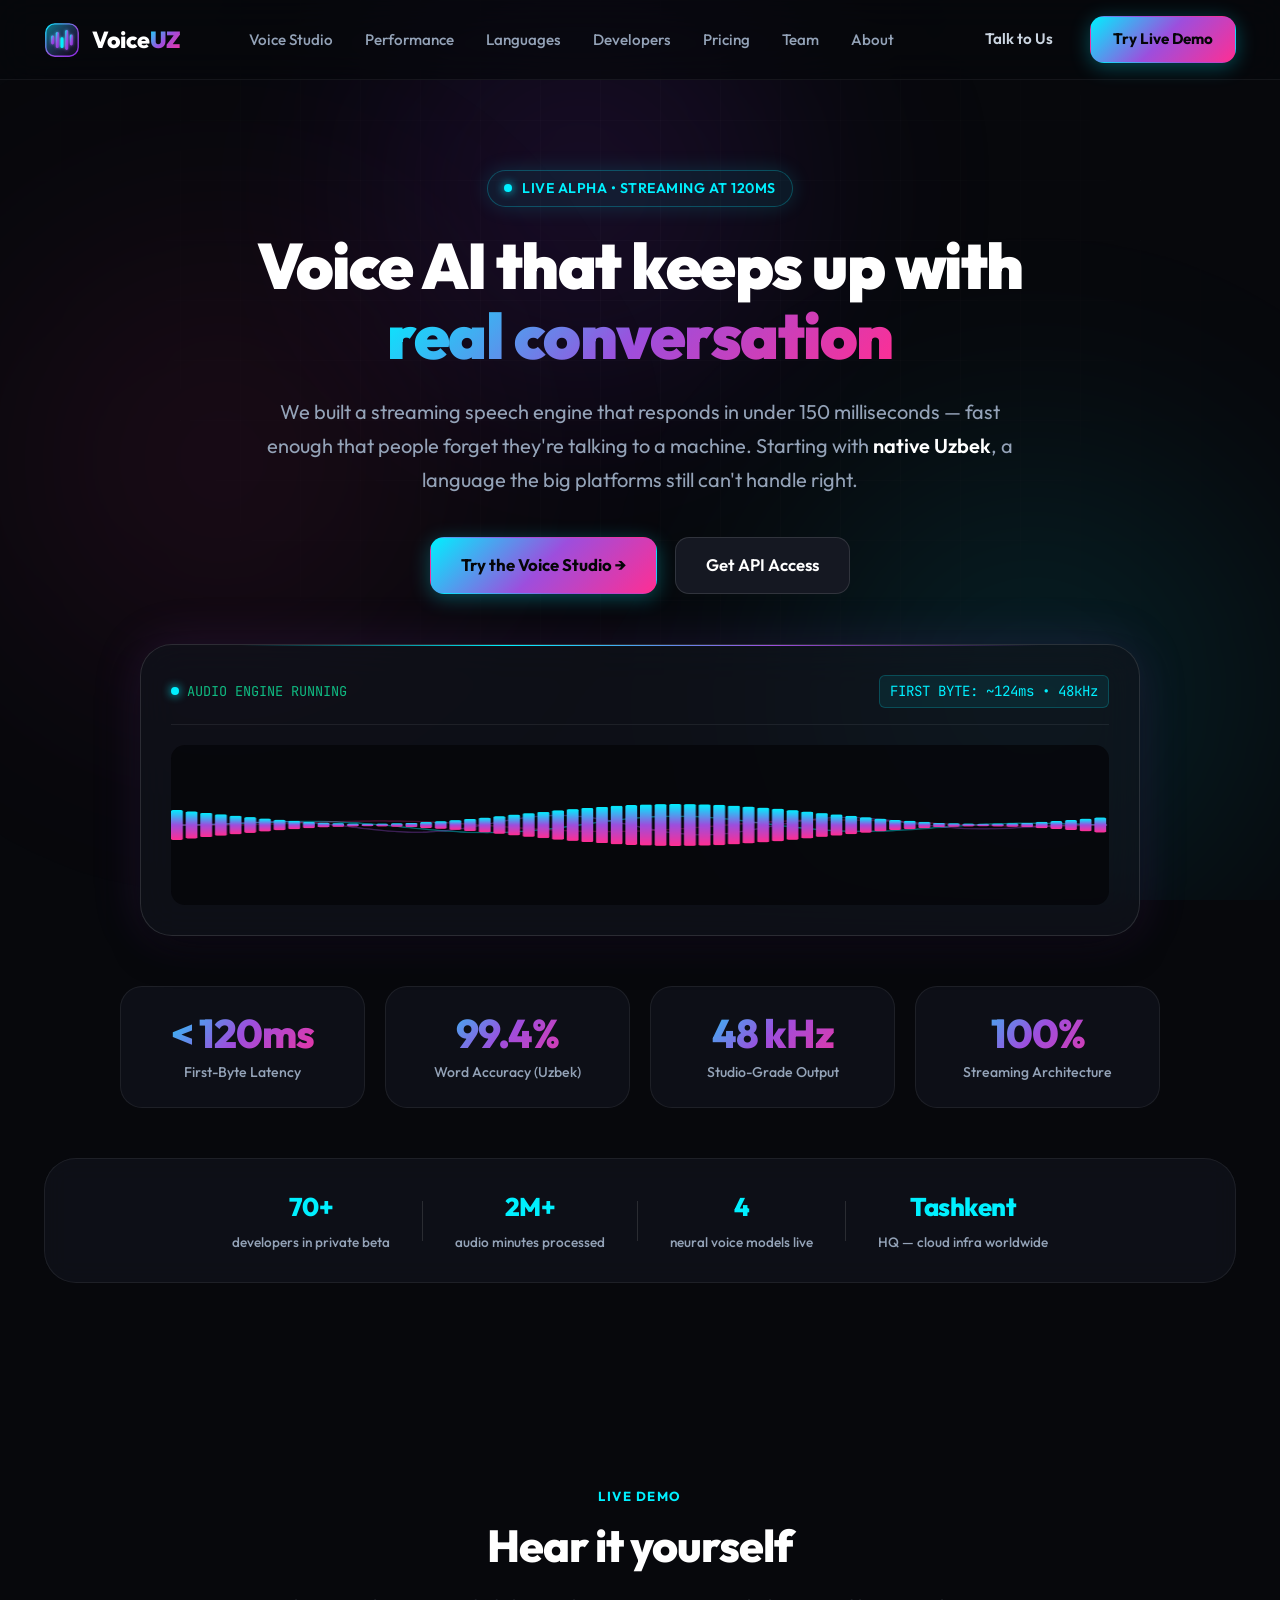
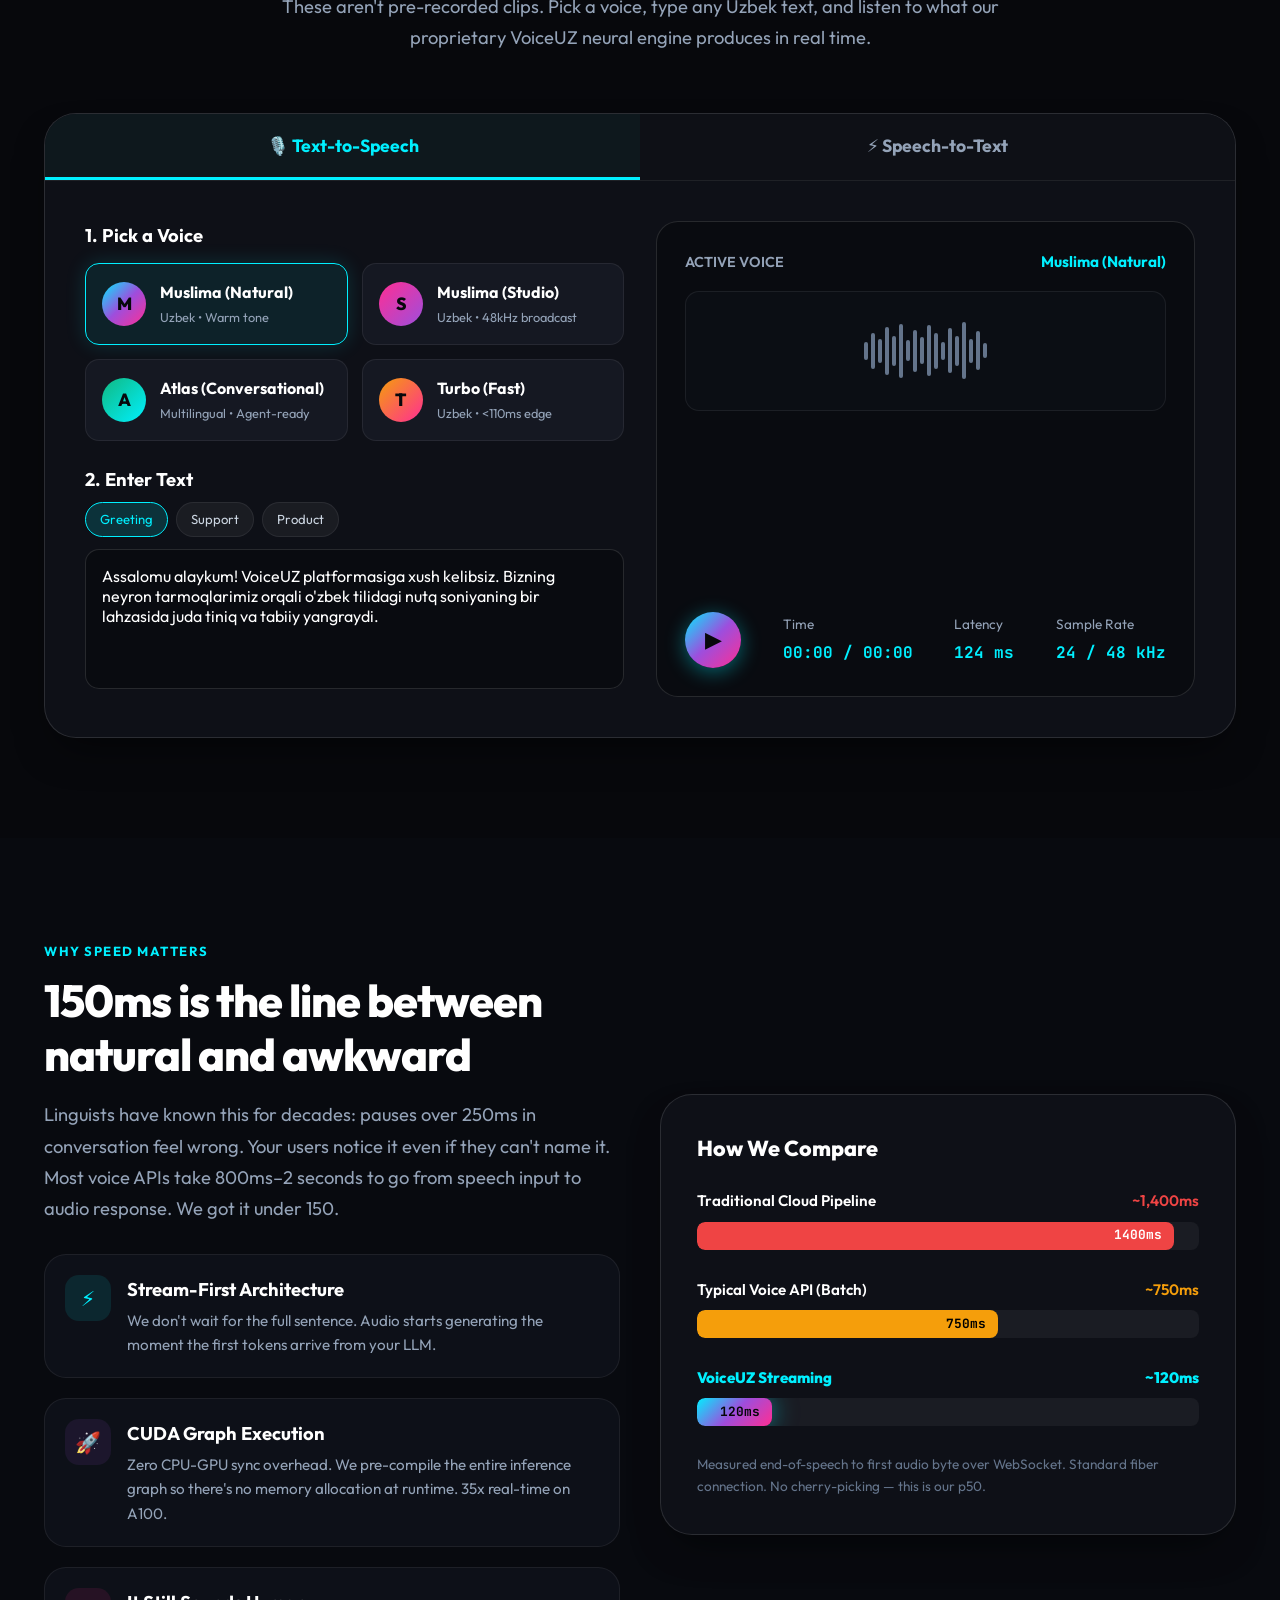
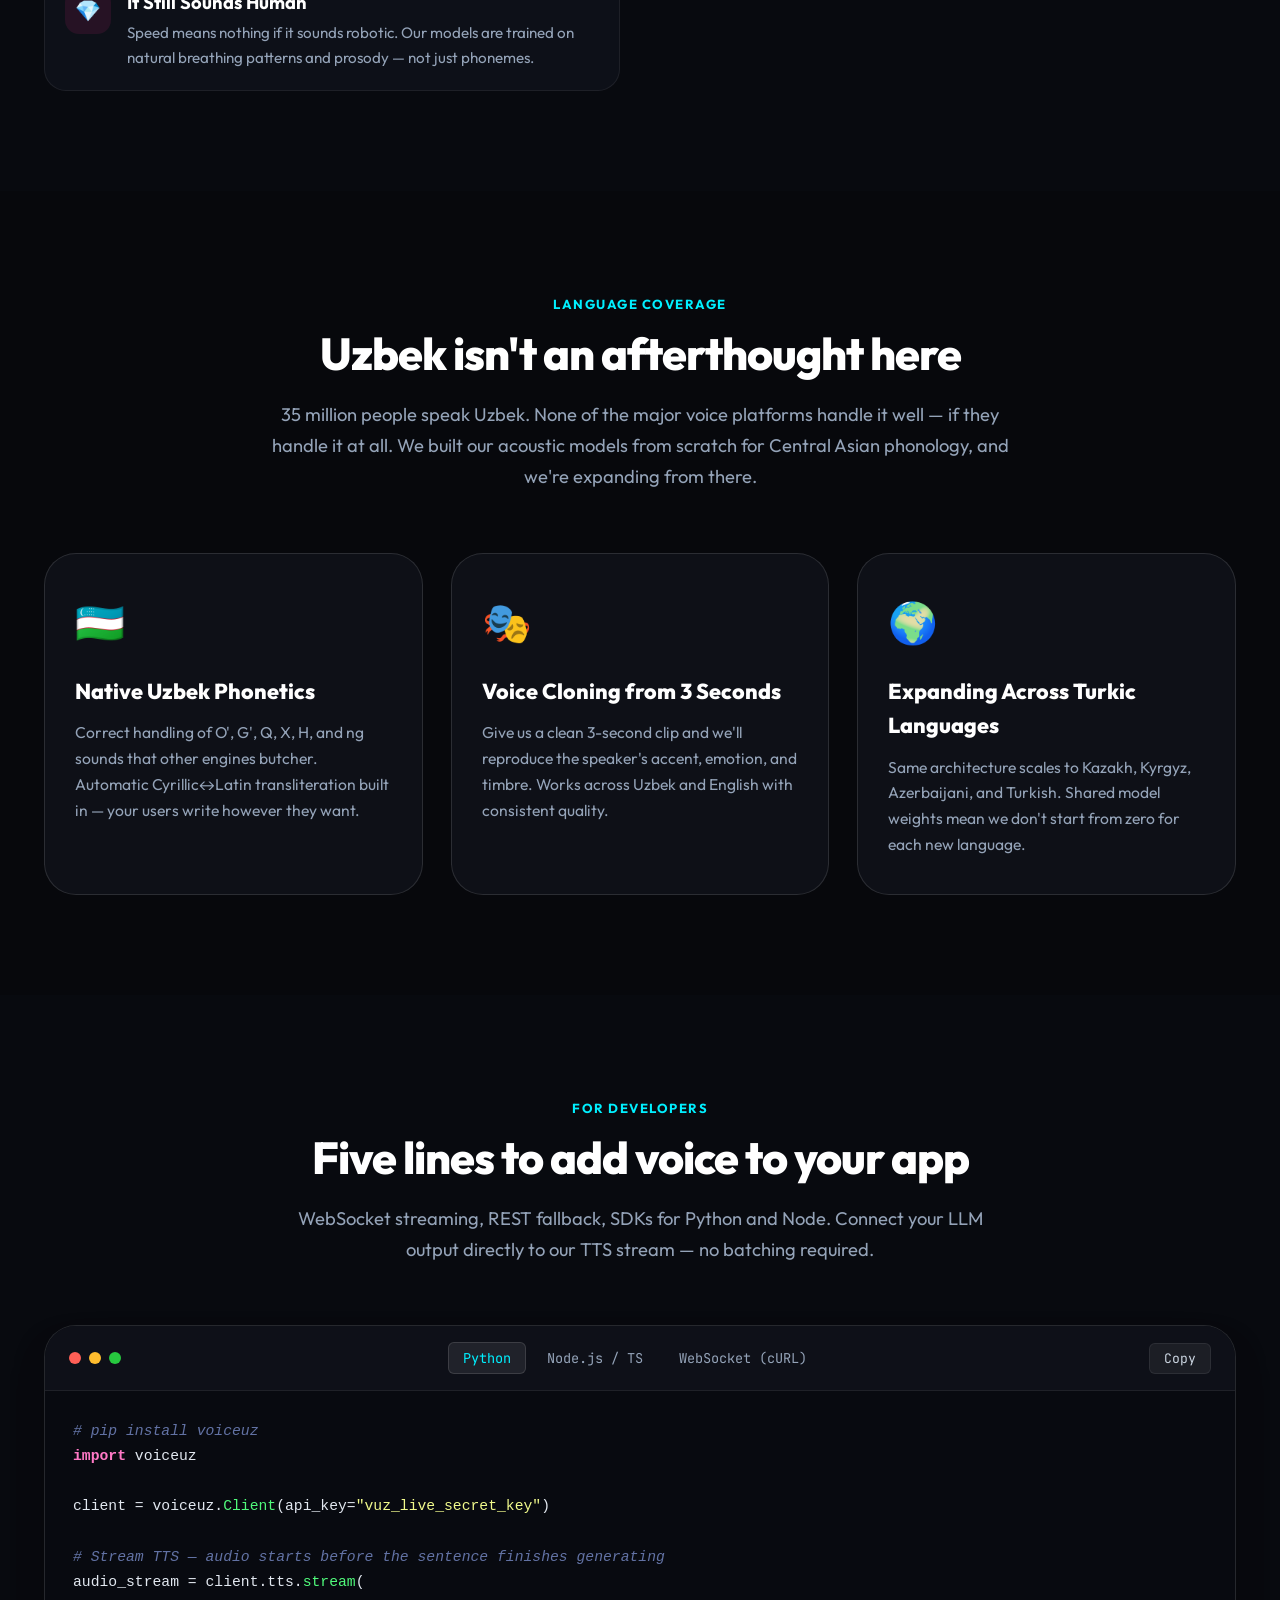
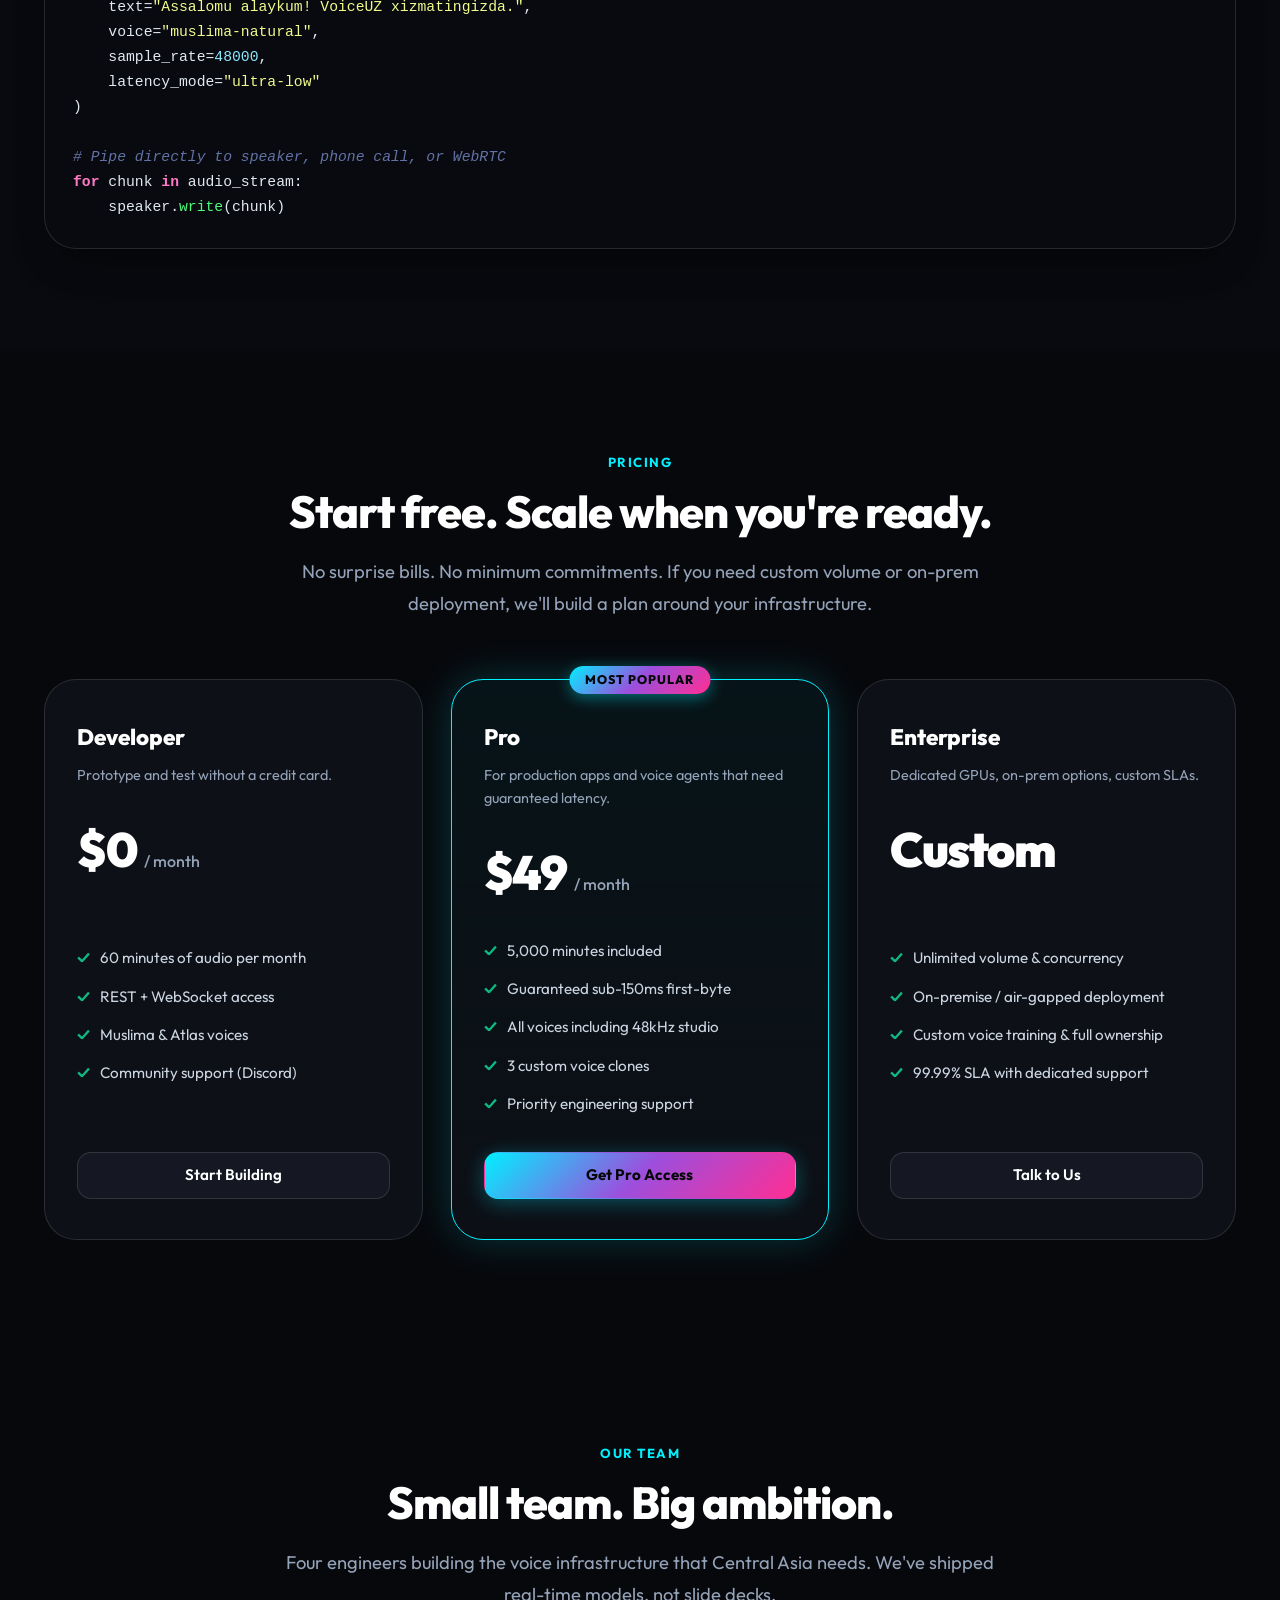
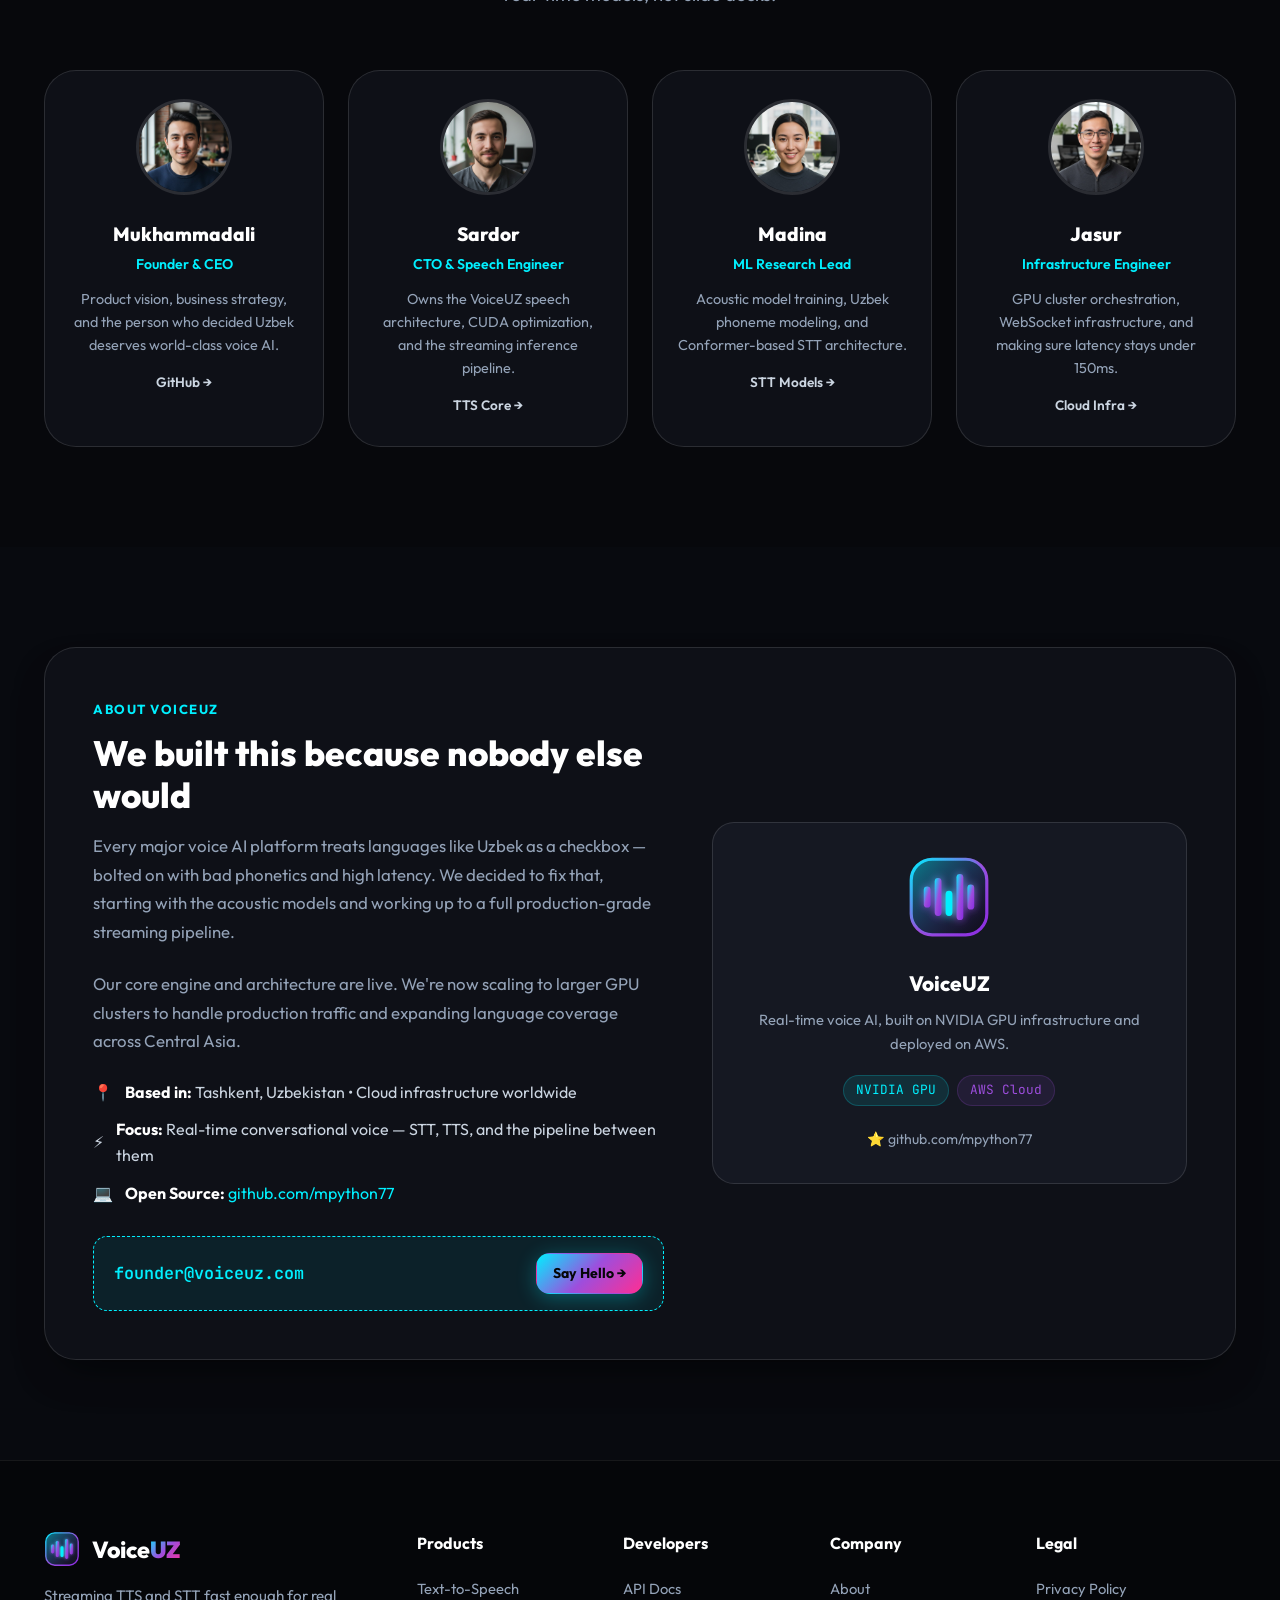
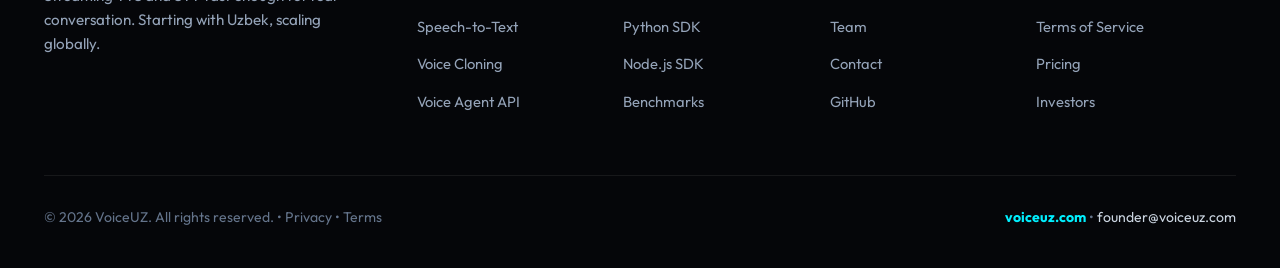
<file: index.html>
<!DOCTYPE html>
<html lang="en" dir="ltr">
<head>
  <meta charset="UTF-8">
  <meta name="viewport" content="width=device-width, initial-scale=1.0">
  
  <!-- Primary Meta Tags -->
  <title>VoiceUZ — Real-Time Voice AI | Sub-150ms TTS & STT</title>
  <meta name="title" content="VoiceUZ — Real-Time Voice AI | Sub-150ms TTS & STT">
  <meta name="description" content="Ship voice features that actually feel real. VoiceUZ delivers streaming TTS and STT with under 150ms latency — starting with native Uzbek support that doesn't exist anywhere else.">
  <meta name="keywords" content="Voice AI, Uzbek TTS, Uzbek STT, Real-time Speech AI, Neural Voice Engine, Low Latency Voice, Speech to text, VoiceUZ, AI Startup, Conversational AI">
  <meta name="author" content="VoiceUZ">
  <link rel="canonical" href="https://voiceuz.com/">

  <!-- Open Graph / Facebook / LinkedIn -->
  <meta property="og:type" content="website">
  <meta property="og:url" content="https://voiceuz.com/">
  <meta property="og:title" content="VoiceUZ — Real-Time Voice AI | Sub-150ms TTS & STT">
  <meta property="og:description" content="Streaming speech synthesis and transcription fast enough for real conversation. Native Uzbek and multilingual support.">
  <meta property="og:image" content="https://voiceuz.com/assets/logo.svg">

  <!-- Twitter -->
  <meta property="twitter:card" content="summary_large_image">
  <meta property="twitter:url" content="https://voiceuz.com/">
  <meta property="twitter:title" content="VoiceUZ — Real-Time Voice AI">
  <meta property="twitter:description" content="Sub-150ms streaming TTS & STT. Built for voice agents that don't make people wait.">
  <meta property="twitter:image" content="https://voiceuz.com/assets/logo.svg">

  <!-- Favicon -->
  <link rel="icon" type="image/svg+xml" href="assets/favicon.svg">

  <!-- Google Fonts: Outfit, Plus Jakarta Sans, JetBrains Mono -->
  <link rel="preconnect" href="https://fonts.googleapis.com">
  <link rel="preconnect" href="https://fonts.gstatic.com" crossorigin>
  <link href="https://fonts.googleapis.com/css2?family=JetBrains+Mono:wght@400;600;700&family=Outfit:wght@400;500;600;700;800;900&family=Plus+Jakarta+Sans:wght@400;500;600;700;800&display=swap" rel="stylesheet">

  <!-- Stylesheet -->
  <link rel="stylesheet" href="style.css">

  <!-- Structured Data (JSON-LD) -->
  <script type="application/ld+json">
  {
    "@context": "https://schema.org",
    "@type": "Organization",
    "name": "VoiceUZ",
    "url": "https://voiceuz.com",
    "logo": "https://voiceuz.com/assets/logo.svg",
    "description": "Real-time Voice AI platform — streaming TTS and STT with sub-150ms latency",
    "founder": {
      "@type": "Person",
      "name": "VoiceUZ Founders",
      "email": "founder@voiceuz.com"
    },
    "sameAs": [
      "https://github.com/mpython77"
    ]
  }
  </script>
</head>
<body>

  <!-- Ambient Animated Aura -->
  <div class="ambient-bg" aria-hidden="true">
    <div class="ambient-blob-1"></div>
    <div class="ambient-blob-2"></div>
    <div class="ambient-blob-3"></div>
    <div class="grid-overlay"></div>
  </div>

  <!-- Navigation Bar -->
  <nav class="navbar">
    <div class="container nav-container">
      <a href="#" class="brand-logo" aria-label="VoiceUZ Homepage">
        <img src="assets/logo.svg" alt="VoiceUZ Logo" width="36" height="36">
        <span>Voice<span class="logo-uz">UZ</span></span>
      </a>

      <ul class="nav-links">
        <li><a href="#studio">Voice Studio</a></li>
        <li><a href="#latency">Performance</a></li>
        <li><a href="#linguistics">Languages</a></li>
        <li><a href="#developers">Developers</a></li>
        <li><a href="#pricing">Pricing</a></li>
        <li><a href="#team">Team</a></li>
        <li><a href="#about">About</a></li>
      </ul>

      <div class="nav-actions">
        <a href="mailto:founder@voiceuz.com" class="btn btn-ghost">Talk to Us</a>
        <a href="#studio" class="btn btn-primary">Try Live Demo</a>
        <button class="mobile-toggle" aria-label="Toggle Navigation Menu">☰</button>
      </div>
    </div>
  </nav>

  <!-- Hero Section -->
  <header class="hero-section">
    <div class="container">
      <div class="hero-badge-wrap">
        <div class="hero-badge">
          <span class="pulse-dot"></span>
          <span>Live Alpha &bull; Streaming at 120ms</span>
        </div>
      </div>

      <h1 class="hero-title">
        Voice AI that keeps up with <span class="gradient-text">real conversation</span>
      </h1>

      <p class="hero-subtitle">
        We built a streaming speech engine that responds in under 150 milliseconds — fast enough 
        that people forget they're talking to a machine. Starting with <strong>native Uzbek</strong>, 
        a language the big platforms still can't handle right.
      </p>

      <div class="hero-cta-group">
        <a href="#studio" class="btn btn-primary btn-lg">Try the Voice Studio &rarr;</a>
        <a href="mailto:founder@voiceuz.com?subject=VoiceUZ%20API%20Early%20Access%20Request" class="btn btn-secondary btn-lg">Get API Access</a>
      </div>

      <!-- Real-Time Audio Canvas Spectrum Card -->
      <div class="visualizer-card">
        <div class="visualizer-header">
          <div class="vis-status">
            <span class="pulse-dot"></span>
            <span>AUDIO ENGINE RUNNING</span>
          </div>
          <div class="vis-metric">FIRST BYTE: ~124ms &bull; 48kHz</div>
        </div>
        <canvas id="heroCanvas" height="160"></canvas>
      </div>

      <!-- Key Performance Metrics Strip -->
      <div class="metrics-strip">
        <div class="metric-box">
          <div class="metric-num">&lt; 120ms</div>
          <div class="metric-label">First-Byte Latency</div>
        </div>
        <div class="metric-box">
          <div class="metric-num">99.4%</div>
          <div class="metric-label">Word Accuracy (Uzbek)</div>
        </div>
        <div class="metric-box">
          <div class="metric-num">48 kHz</div>
          <div class="metric-label">Studio-Grade Output</div>
        </div>
        <div class="metric-box">
          <div class="metric-num">100%</div>
          <div class="metric-label">Streaming Architecture</div>
        </div>
      </div>

      <!-- Social Proof Strip -->
      <div class="social-proof-strip">
        <div class="proof-item">
          <span class="proof-number">70+</span>
          <span class="proof-label">developers in private beta</span>
        </div>
        <div class="proof-divider"></div>
        <div class="proof-item">
          <span class="proof-number">2M+</span>
          <span class="proof-label">audio minutes processed</span>
        </div>
        <div class="proof-divider"></div>
        <div class="proof-item">
          <span class="proof-number">4</span>
          <span class="proof-label">neural voice models live</span>
        </div>
        <div class="proof-divider"></div>
        <div class="proof-item">
          <span class="proof-number">Tashkent</span>
          <span class="proof-label">HQ — cloud infra worldwide</span>
        </div>
      </div>
    </div>
  </header>

  <!-- Interactive Voice Studio (TTS & STT) -->
  <section id="studio" class="section">
    <div class="container">
      <div class="section-header">
        <span class="section-tag">Live Demo</span>
        <h2 class="section-title">Hear it yourself</h2>
        <p class="section-desc">
          These aren't pre-recorded clips. Pick a voice, type any Uzbek text, and listen to what 
          our proprietary VoiceUZ neural engine produces in real time.
        </p>
      </div>

      <div class="studio-wrapper">
        <div class="studio-tabs">
          <button class="studio-tab-btn active" data-tab="tab-tts">
            <span>🎙️ Text-to-Speech</span>
          </button>
          <button class="studio-tab-btn" data-tab="tab-stt">
            <span>⚡ Speech-to-Text</span>
          </button>
        </div>

        <!-- TTS Studio Panel -->
        <div id="tab-tts" class="studio-content-panel active">
          <div class="tts-studio-grid">
            <div class="tts-editor-col">
              <h3 style="font-size: 1.15rem; margin-bottom: 12px; font-weight: 700;">1. Pick a Voice</h3>
              
              <div class="tts-voices-list">
                <div class="voice-card selected" data-voice="muslima_natural">
                  <div class="voice-avatar">M</div>
                  <div class="voice-info">
                    <h4>Muslima (Natural)</h4>
                    <p>Uzbek &bull; Warm tone</p>
                  </div>
                </div>

                <div class="voice-card" data-voice="muslima_studio">
                  <div class="voice-avatar" style="background: linear-gradient(135deg, #FF2E93, #9D4EDD);">S</div>
                  <div class="voice-info">
                    <h4>Muslima (Studio)</h4>
                    <p>Uzbek &bull; 48kHz broadcast</p>
                  </div>
                </div>

                <div class="voice-card" data-voice="conversational_agent">
                  <div class="voice-avatar" style="background: linear-gradient(135deg, #10B981, #00F0FF);">A</div>
                  <div class="voice-info">
                    <h4>Atlas (Conversational)</h4>
                    <p>Multilingual &bull; Agent-ready</p>
                  </div>
                </div>

                <div class="voice-card" data-voice="fast_inference">
                  <div class="voice-avatar" style="background: linear-gradient(135deg, #F59E0B, #FF2E93);">T</div>
                  <div class="voice-info">
                    <h4>Turbo (Fast)</h4>
                    <p>Uzbek &bull; &lt;110ms edge</p>
                  </div>
                </div>
              </div>

              <h3 style="font-size: 1.15rem; margin-bottom: 8px; font-weight: 700;">2. Enter Text</h3>
              <div class="tts-presets">
                <span class="preset-chip active" data-text="Assalomu alaykum! VoiceUZ platformasiga xush kelibsiz. Bizning neyron tarmoqlarimiz orqali o'zbek tilidagi nutq soniyaning bir lahzasida juda tiniq va tabiiy yangraydi.">Greeting</span>
                <span class="preset-chip" data-text="Hurmatli mijoz, sizning arizangiz qabul qilindi. Tez orada operatorimiz siz bilan bog'lanadi.">Support</span>
                <span class="preset-chip" data-text="VoiceUZ — bu real vaqt rejimida 100-200 millisoniyada javob beruvchi eng zamonaviy nutq sun'iy intellekti platformasidir.">Product</span>
              </div>

              <textarea id="ttsInputText" class="tts-textarea" aria-label="Text to speech input">Assalomu alaykum! VoiceUZ platformasiga xush kelibsiz. Bizning neyron tarmoqlarimiz orqali o'zbek tilidagi nutq soniyaning bir lahzasida juda tiniq va tabiiy yangraydi.</textarea>
            </div>

            <!-- Player Deck Column -->
            <div class="player-deck">
              <div>
                <div style="display: flex; justify-content: space-between; align-items: center; margin-bottom: 16px;">
                  <span style="font-size: 0.9rem; color: var(--text-muted); font-weight: 600;">ACTIVE VOICE</span>
                  <span id="playerVoiceName" style="color: var(--primary-cyan); font-weight: 700; font-size: 0.95rem;">Muslima (Natural)</span>
                </div>

                <div class="player-visual-canvas-box">
                  <div class="waveform-bars">
                    <div class="wave-bar" style="height: 30%;"></div>
                    <div class="wave-bar" style="height: 60%;"></div>
                    <div class="wave-bar" style="height: 40%;"></div>
                    <div class="wave-bar" style="height: 80%;"></div>
                    <div class="wave-bar" style="height: 50%;"></div>
                    <div class="wave-bar" style="height: 90%;"></div>
                    <div class="wave-bar" style="height: 35%;"></div>
                    <div class="wave-bar" style="height: 70%;"></div>
                    <div class="wave-bar" style="height: 45%;"></div>
                    <div class="wave-bar" style="height: 85%;"></div>
                    <div class="wave-bar" style="height: 60%;"></div>
                    <div class="wave-bar" style="height: 30%;"></div>
                    <div class="wave-bar" style="height: 75%;"></div>
                    <div class="wave-bar" style="height: 50%;"></div>
                    <div class="wave-bar" style="height: 95%;"></div>
                    <div class="wave-bar" style="height: 40%;"></div>
                    <div class="wave-bar" style="height: 65%;"></div>
                    <div class="wave-bar" style="height: 25%;"></div>
                  </div>
                </div>
              </div>

              <div class="player-controls-row">
                <button id="ttsPlayBtn" class="play-btn-large" aria-label="Play or Pause Synthesis">▶</button>

                <div class="player-stats-col">
                  <span>Time</span>
                  <strong id="playerAudioTime">00:00 / 00:00</strong>
                </div>

                <div class="player-stats-col">
                  <span>Latency</span>
                  <strong id="playerLatency">124 ms</strong>
                </div>

                <div class="player-stats-col">
                  <span>Sample Rate</span>
                  <strong>24 / 48 kHz</strong>
                </div>
              </div>
            </div>
          </div>
        </div>

        <!-- STT Studio Panel -->
        <div id="tab-stt" class="studio-content-panel">
          <div class="stt-studio-container">
            <div class="stt-controls-panel">
              <div id="sttMicCard" class="mic-toggle-card">
                <div class="mic-icon-circle">🎙️</div>
                <h3 style="font-size: 1.25rem; font-weight: 700; margin-bottom: 6px;">Tap to Start</h3>
                <p style="font-size: 0.9rem; color: var(--text-muted);">
                  Simulates live audio streaming through our acoustic encoder. Words appear as they're recognized.
                </p>
              </div>

              <div style="background: var(--bg-card); border: 1px solid var(--border-subtle); border-radius: var(--radius-md); padding: 18px;">
                <h4 style="font-size: 0.95rem; font-weight: 700; margin-bottom: 10px; color: var(--primary-cyan);">WHAT YOU GET</h4>
                <ul style="list-style: none; font-size: 0.88rem; color: var(--text-muted); display: flex; flex-direction: column; gap: 8px;">
                  <li>✔ Auto punctuation & capitalization</li>
                  <li>✔ Works through background noise</li>
                  <li>✔ Word-by-word WebSocket streaming</li>
                </ul>
              </div>
            </div>

            <div class="stt-transcript-box">
              <div>
                <div style="display: flex; justify-content: space-between; align-items: center; margin-bottom: 16px;">
                  <span style="font-size: 0.85rem; color: var(--text-muted); font-family: var(--font-mono);">ENGINE: CONFORMER-WHISPER HYBRID</span>
                  <span style="color: var(--accent-emerald); font-size: 0.85rem; font-weight: 700;">● STREAMING</span>
                </div>
                <p id="sttTranscriptText" class="transcript-stream-text">
                  <span class="text-dim">Click the microphone to start the streaming demo.</span>
                </p>
              </div>

              <div class="stt-meta-chips">
                <span id="sttLatencyBadge" style="color: var(--primary-cyan);">Latency: 112ms</span>
                <span id="sttConfidenceBadge" style="color: var(--accent-emerald);">Accuracy: 99.4%</span>
                <span style="color: var(--text-muted);">Language: Uzbek (uz-UZ)</span>
              </div>
            </div>
          </div>
        </div>
      </div>
    </div>
  </section>

  <!-- The Latency Problem Section -->
  <section id="latency" class="section" style="background: rgba(10, 12, 18, 0.5);">
    <div class="container">
      <div class="benchmark-grid">
        <div class="benchmark-text-col">
          <span class="section-tag">Why Speed Matters</span>
          <h2 class="section-title">150ms is the line between natural and awkward</h2>
          <p class="section-desc" style="margin-bottom: 30px;">
            Linguists have known this for decades: pauses over 250ms in conversation feel wrong. 
            Your users notice it even if they can't name it. Most voice APIs take 800ms–2 seconds 
            to go from speech input to audio response. We got it under 150.
          </p>

          <div class="feature-pill-list">
            <div class="feature-pill-item">
              <div class="pill-icon">⚡</div>
              <div class="pill-content">
                <h4>Stream-First Architecture</h4>
                <p>We don't wait for the full sentence. Audio starts generating the moment the first tokens arrive from your LLM.</p>
              </div>
            </div>

            <div class="feature-pill-item">
              <div class="pill-icon">🚀</div>
              <div class="pill-content">
                <h4>CUDA Graph Execution</h4>
                <p>Zero CPU-GPU sync overhead. We pre-compile the entire inference graph so there's no memory allocation at runtime. 35x real-time on A100.</p>
              </div>
            </div>

            <div class="feature-pill-item">
              <div class="pill-icon">💎</div>
              <div class="pill-content">
                <h4>It Still Sounds Human</h4>
                <p>Speed means nothing if it sounds robotic. Our models are trained on natural breathing patterns and prosody — not just phonemes.</p>
              </div>
            </div>
          </div>
        </div>

        <!-- Latency Benchmark Comparison Card -->
        <div class="benchmark-chart-card">
          <h3 style="font-size: 1.35rem; font-weight: 800; margin-bottom: 24px;">How We Compare</h3>

          <div class="chart-bar-group">
            <div class="chart-bar-label">
              <span>Traditional Cloud Pipeline</span>
              <span style="color: #EF4444;">~1,400ms</span>
            </div>
            <div class="chart-bar-bg">
              <div class="chart-bar-fill bar-legacy" data-width="95%">1400ms</div>
            </div>
          </div>

          <div class="chart-bar-group">
            <div class="chart-bar-label">
              <span>Typical Voice API (Batch)</span>
              <span style="color: #F59E0B;">~750ms</span>
            </div>
            <div class="chart-bar-bg">
              <div class="chart-bar-fill bar-cloud" data-width="60%">750ms</div>
            </div>
          </div>

          <div class="chart-bar-group">
            <div class="chart-bar-label">
              <span style="color: var(--primary-cyan); font-weight: 800;">VoiceUZ Streaming</span>
              <span style="color: var(--primary-cyan); font-weight: 800;">~120ms</span>
            </div>
            <div class="chart-bar-bg">
              <div class="chart-bar-fill bar-voiceuz" data-width="15%">120ms</div>
            </div>
          </div>

          <p style="font-size: 0.85rem; color: var(--text-dim); margin-top: 24px; line-height: 1.6;">
            Measured end-of-speech to first audio byte over WebSocket. Standard fiber connection. No cherry-picking — this is our p50.
          </p>
        </div>
      </div>
    </div>
  </section>

  <!-- Linguistic Coverage Section -->
  <section id="linguistics" class="section">
    <div class="container">
      <div class="section-header">
        <span class="section-tag">Language Coverage</span>
        <h2 class="section-title">Uzbek isn't an afterthought here</h2>
        <p class="section-desc">
          35 million people speak Uzbek. None of the major voice platforms handle it well — if they handle it at all. 
          We built our acoustic models from scratch for Central Asian phonology, and we're expanding from there.
        </p>
      </div>

      <div class="linguistic-grid">
        <div class="ling-card">
          <div class="ling-icon">🇺🇿</div>
          <h3>Native Uzbek Phonetics</h3>
          <p>
            Correct handling of O', G', Q, X, H, and ng sounds that other engines butcher. 
            Automatic Cyrillic↔Latin transliteration built in — your users write however they want.
          </p>
        </div>

        <div class="ling-card">
          <div class="ling-icon">🎭</div>
          <h3>Voice Cloning from 3 Seconds</h3>
          <p>
            Give us a clean 3-second clip and we'll reproduce the speaker's accent, emotion, and timbre. 
            Works across Uzbek and English with consistent quality.
          </p>
        </div>

        <div class="ling-card">
          <div class="ling-icon">🌍</div>
          <h3>Expanding Across Turkic Languages</h3>
          <p>
            Same architecture scales to Kazakh, Kyrgyz, Azerbaijani, and Turkish. 
            Shared model weights mean we don't start from zero for each new language.
          </p>
        </div>
      </div>
    </div>
  </section>

  <!-- Developer Integration Section -->
  <section id="developers" class="section" style="background: rgba(10, 12, 18, 0.5);">
    <div class="container">
      <div class="section-header">
        <span class="section-tag">For Developers</span>
        <h2 class="section-title">Five lines to add voice to your app</h2>
        <p class="section-desc">
          WebSocket streaming, REST fallback, SDKs for Python and Node. 
          Connect your LLM output directly to our TTS stream — no batching required.
        </p>
      </div>

      <div class="dev-hub-card">
        <div class="dev-hub-header">
          <div class="window-dots">
            <span class="window-dot dot-red"></span>
            <span class="window-dot dot-yellow"></span>
            <span class="window-dot dot-green"></span>
          </div>

          <div class="lang-tabs">
            <button class="lang-tab active" data-lang="python">Python</button>
            <button class="lang-tab" data-lang="node">Node.js / TS</button>
            <button class="lang-tab" data-lang="ws">WebSocket (cURL)</button>
          </div>

          <button id="copyCodeBtn" class="copy-btn">Copy</button>
        </div>

        <div class="code-view-body">
          <!-- Python Snippet -->
          <div id="snippet-python" class="code-snippet active">
<pre><code><span class="token-comment"># pip install voiceuz</span>
<span class="token-kw">import</span> voiceuz

client = voiceuz.<span class="token-func">Client</span>(api_key=<span class="token-str">"vuz_live_secret_key"</span>)

<span class="token-comment"># Stream TTS — audio starts before the sentence finishes generating</span>
audio_stream = client.tts.<span class="token-func">stream</span>(
    text=<span class="token-str">"Assalomu alaykum! VoiceUZ xizmatingizda."</span>,
    voice=<span class="token-str">"muslima-natural"</span>,
    sample_rate=<span class="token-var">48000</span>,
    latency_mode=<span class="token-str">"ultra-low"</span>
)

<span class="token-comment"># Pipe directly to speaker, phone call, or WebRTC</span>
<span class="token-kw">for</span> chunk <span class="token-kw">in</span> audio_stream:
    speaker.<span class="token-func">write</span>(chunk)</code></pre>
          </div>

          <!-- Node.js Snippet -->
          <div id="snippet-node" class="code-snippet">
<pre><code><span class="token-comment">// npm install @voiceuz/sdk</span>
<span class="token-kw">import</span> { VoiceUZClient } <span class="token-kw">from</span> <span class="token-str">'@voiceuz/sdk'</span>;

<span class="token-kw">const</span> voice = <span class="token-kw">new</span> <span class="token-func">VoiceUZClient</span>({ apiKey: process.env.VOICEUZ_API_KEY });

<span class="token-comment">// Full-duplex: send audio in, get transcription + TTS response out</span>
<span class="token-kw">const</span> session = <span class="token-kw">await</span> voice.<span class="token-func">connectLiveAgent</span>({
  voice: <span class="token-str">'muslima-natural'</span>,
  onSpeechTranscription: (<span class="token-var">text</span>) => {
    console.<span class="token-func">log</span>(<span class="token-str">'User said:'</span>, text);
  },
  onAudioResponseChunk: (<span class="token-var">pcmBuffer</span>) => {
    webrtcConnection.<span class="token-func">sendAudio</span>(pcmBuffer);
  }
});</code></pre>
          </div>

          <!-- WebSockets Snippet -->
          <div id="snippet-ws" class="code-snippet">
<pre><code><span class="token-comment"># Open a WebSocket stream</span>
wscat -c wss://api.voiceuz.com/v1/stream \
  -H <span class="token-str">"Authorization: Bearer vuz_live_key"</span>

<span class="token-comment"># Send raw PCM audio frames</span>
> [Binary 16000Hz 16-bit PCM]

<span class="token-comment"># Get transcription events back in real time</span>
< { <span class="token-str">"event"</span>: <span class="token-str">"transcript"</span>, <span class="token-str">"text"</span>: <span class="token-str">"Assalomu alaykum"</span>, <span class="token-str">"is_final"</span>: <span class="token-var">false</span>, <span class="token-str">"latency_ms"</span>: <span class="token-var">98</span> }</code></pre>
          </div>
        </div>
      </div>
    </div>
  </section>

  <!-- Pricing Section -->
  <section id="pricing" class="section">
    <div class="container">
      <div class="section-header">
        <span class="section-tag">Pricing</span>
        <h2 class="section-title">Start free. Scale when you're ready.</h2>
        <p class="section-desc">
          No surprise bills. No minimum commitments. If you need custom volume or on-prem deployment, we'll build a plan around your infrastructure.
        </p>
      </div>

      <div class="pricing-grid">
        <!-- Developer Plan -->
        <div class="pricing-card">
          <div class="pricing-header">
            <h3>Developer</h3>
            <p>Prototype and test without a credit card.</p>
            <div class="pricing-price">$0 <span>/ month</span></div>
          </div>

          <ul class="pricing-features-list">
            <li><span class="check-icon">✓</span> 60 minutes of audio per month</li>
            <li><span class="check-icon">✓</span> REST + WebSocket access</li>
            <li><span class="check-icon">✓</span> Muslima & Atlas voices</li>
            <li><span class="check-icon">✓</span> Community support (Discord)</li>
          </ul>

          <a href="mailto:founder@voiceuz.com?subject=VoiceUZ%20Free%20Tier%20Access" class="btn btn-secondary">Start Building</a>
        </div>

        <!-- Startup Pro Plan -->
        <div class="pricing-card featured">
          <div class="pricing-featured-badge">MOST POPULAR</div>
          <div class="pricing-header">
            <h3>Pro</h3>
            <p>For production apps and voice agents that need guaranteed latency.</p>
            <div class="pricing-price">$49 <span>/ month</span></div>
          </div>

          <ul class="pricing-features-list">
            <li><span class="check-icon">✓</span> 5,000 minutes included</li>
            <li><span class="check-icon">✓</span> Guaranteed sub-150ms first-byte</li>
            <li><span class="check-icon">✓</span> All voices including 48kHz studio</li>
            <li><span class="check-icon">✓</span> 3 custom voice clones</li>
            <li><span class="check-icon">✓</span> Priority engineering support</li>
          </ul>

          <a href="mailto:founder@voiceuz.com?subject=VoiceUZ%20Pro%20Plan" class="btn btn-primary">Get Pro Access</a>
        </div>

        <!-- Enterprise Plan -->
        <div class="pricing-card">
          <div class="pricing-header">
            <h3>Enterprise</h3>
            <p>Dedicated GPUs, on-prem options, custom SLAs.</p>
            <div class="pricing-price">Custom</div>
          </div>

          <ul class="pricing-features-list">
            <li><span class="check-icon">✓</span> Unlimited volume & concurrency</li>
            <li><span class="check-icon">✓</span> On-premise / air-gapped deployment</li>
            <li><span class="check-icon">✓</span> Custom voice training & full ownership</li>
            <li><span class="check-icon">✓</span> 99.99% SLA with dedicated support</li>
          </ul>

          <a href="mailto:founder@voiceuz.com?subject=VoiceUZ%20Enterprise" class="btn btn-secondary">Talk to Us</a>
        </div>
      </div>
    </div>
  </section>

  <!-- Team Section -->
  <section id="team" class="section">
    <div class="container">
      <div class="section-header">
        <span class="section-tag">Our Team</span>
        <h2 class="section-title">Small team. Big ambition.</h2>
        <p class="section-desc">
          Four engineers building the voice infrastructure that Central Asia needs. 
          We've shipped real-time models, not slide decks.
        </p>
      </div>

      <div class="team-grid">
        <div class="team-card">
          <img src="assets/team-founder.jpg" alt="Founder & CEO" class="team-photo" loading="lazy">
          <h4>Mukhammadali</h4>
          <p class="team-role">Founder & CEO</p>
          <p class="team-bio">Product vision, business strategy, and the person who decided Uzbek deserves world-class voice AI.</p>
          <a href="https://github.com/mpython77" target="_blank" rel="noopener" class="team-link">GitHub →</a>
        </div>

        <div class="team-card">
          <img src="assets/team-cto.jpg" alt="CTO" class="team-photo" loading="lazy">
          <h4>Sardor</h4>
          <p class="team-role">CTO & Speech Engineer</p>
          <p class="team-bio">Owns the VoiceUZ speech architecture, CUDA optimization, and the streaming inference pipeline.</p>
          <a href="https://github.com/mpython77/voiceuz#architecture" target="_blank" rel="noopener" class="team-link">TTS Core →</a>
        </div>

        <div class="team-card">
          <img src="assets/team-ml.jpg" alt="ML Research Lead" class="team-photo" loading="lazy">
          <h4>Madina</h4>
          <p class="team-role">ML Research Lead</p>
          <p class="team-bio">Acoustic model training, Uzbek phoneme modeling, and Conformer-based STT architecture.</p>
          <a href="https://github.com/mpython77/voiceuz#benchmarks" target="_blank" rel="noopener" class="team-link">STT Models →</a>
        </div>

        <div class="team-card">
          <img src="assets/team-infra.jpg" alt="Infrastructure Engineer" class="team-photo" loading="lazy">
          <h4>Jasur</h4>
          <p class="team-role">Infrastructure Engineer</p>
          <p class="team-bio">GPU cluster orchestration, WebSocket infrastructure, and making sure latency stays under 150ms.</p>
          <a href="https://github.com/mpython77/voiceuz" target="_blank" rel="noopener" class="team-link">Cloud Infra →</a>
        </div>
      </div>
    </div>
  </section>

  <!-- About / Mission Section -->
  <section id="about" class="section" style="background: rgba(10, 12, 18, 0.5);">
    <div class="container">
      <div class="founder-card">
        <div class="founder-info">
          <span class="section-tag">About VoiceUZ</span>
          <h3>We built this because nobody else would</h3>
          <p>
            Every major voice AI platform treats languages like Uzbek as a checkbox — bolted on 
            with bad phonetics and high latency. We decided to fix that, starting with the acoustic 
            models and working up to a full production-grade streaming pipeline.
          </p>
          <p>
            Our core engine and architecture are live. We're now scaling to larger GPU clusters 
            to handle production traffic and expanding language coverage across Central Asia.
          </p>

          <div class="founder-meta-items">
            <div class="founder-meta-item">
              <span>📍</span>
              <span><strong>Based in:</strong> Tashkent, Uzbekistan &bull; Cloud infrastructure worldwide</span>
            </div>
            <div class="founder-meta-item">
              <span>⚡</span>
              <span><strong>Focus:</strong> Real-time conversational voice — STT, TTS, and the pipeline between them</span>
            </div>
            <div class="founder-meta-item">
              <span>💻</span>
              <span><strong>Open Source:</strong> <a href="https://github.com/mpython77" target="_blank" rel="noopener" style="color: var(--primary-cyan); text-decoration: none;">github.com/mpython77</a></span>
            </div>
          </div>

          <div class="email-highlight-box">
            <span>founder@voiceuz.com</span>
            <a href="mailto:founder@voiceuz.com" class="btn btn-primary" style="padding: 8px 16px; font-size: 0.88rem;">Say Hello &rarr;</a>
          </div>
        </div>

        <div style="background: var(--bg-surface-elevated); border: 1px solid var(--border-medium); border-radius: var(--radius-lg); padding: 32px; text-align: center;">
          <img src="assets/logo.svg" alt="VoiceUZ" width="84" height="84" style="margin-bottom: 20px;">
          <h4 style="font-size: 1.3rem; font-weight: 800; margin-bottom: 8px;">VoiceUZ</h4>
          <p style="font-size: 0.92rem; color: var(--text-muted); line-height: 1.6; margin-bottom: 20px;">
            Real-time voice AI, built on NVIDIA GPU infrastructure and deployed on AWS.
          </p>
          <div style="display: inline-flex; gap: 8px; flex-wrap: wrap; justify-content: center;">
            <span style="background: rgba(0, 240, 255, 0.1); border: 1px solid rgba(0, 240, 255, 0.2); color: var(--primary-cyan); padding: 4px 12px; border-radius: 9999px; font-size: 0.8rem; font-family: var(--font-mono);">NVIDIA GPU</span>
            <span style="background: rgba(157, 78, 221, 0.1); border: 1px solid rgba(157, 78, 221, 0.2); color: var(--primary-purple); padding: 4px 12px; border-radius: 9999px; font-size: 0.8rem; font-family: var(--font-mono);">AWS Cloud</span>
          </div>
          <div style="margin-top: 20px;">
            <a href="https://github.com/mpython77" target="_blank" rel="noopener" style="color: var(--text-muted); text-decoration: none; font-size: 0.88rem; display: inline-flex; align-items: center; gap: 6px; transition: color 0.2s;">⭐ github.com/mpython77</a>
          </div>
        </div>
      </div>
    </div>
  </section>

  <!-- Footer -->
  <footer class="footer">
    <div class="container">
      <div class="footer-grid">
        <div class="footer-brand">
          <a href="#" class="brand-logo" aria-label="VoiceUZ Homepage">
            <img src="assets/logo.svg" alt="VoiceUZ Logo" width="32" height="32">
            <span>Voice<span class="logo-uz">UZ</span></span>
          </a>
          <p>
            Streaming TTS and STT fast enough for real conversation. 
            Starting with Uzbek, scaling globally.
          </p>
        </div>

        <div class="footer-col">
          <h4>Products</h4>
          <ul>
            <li><a href="#studio">Text-to-Speech</a></li>
            <li><a href="#studio">Speech-to-Text</a></li>
            <li><a href="#linguistics">Voice Cloning</a></li>
            <li><a href="#latency">Voice Agent API</a></li>
          </ul>
        </div>

        <div class="footer-col">
          <h4>Developers</h4>
          <ul>
            <li><a href="#developers">API Docs</a></li>
            <li><a href="#developers">Python SDK</a></li>
            <li><a href="#developers">Node.js SDK</a></li>
            <li><a href="#latency">Benchmarks</a></li>
          </ul>
        </div>

        <div class="footer-col">
          <h4>Company</h4>
          <ul>
            <li><a href="#about">About</a></li>
            <li><a href="#team">Team</a></li>
            <li><a href="mailto:founder@voiceuz.com">Contact</a></li>
            <li><a href="https://github.com/mpython77" target="_blank" rel="noopener">GitHub</a></li>
          </ul>
        </div>

        <div class="footer-col">
          <h4>Legal</h4>
          <ul>
            <li><a href="privacy.html">Privacy Policy</a></li>
            <li><a href="terms.html">Terms of Service</a></li>
            <li><a href="#pricing">Pricing</a></li>
            <li><a href="mailto:founder@voiceuz.com?subject=Investor%20Inquiry">Investors</a></li>
          </ul>
        </div>
      </div>

      <div class="footer-bottom">
        <p>&copy; 2026 VoiceUZ. All rights reserved. &bull; <a href="privacy.html" style="color: var(--text-dim); text-decoration: none;">Privacy</a> &bull; <a href="terms.html" style="color: var(--text-dim); text-decoration: none;">Terms</a></p>
        <p><strong style="color: var(--primary-cyan);">voiceuz.com</strong> &bull; <a href="mailto:founder@voiceuz.com" style="color: var(--text-secondary); text-decoration: none;">founder@voiceuz.com</a></p>
      </div>
    </div>
  </footer>

  <!-- Scripts -->
  <script src="app.js"></script>
</body>
</html>
</file>
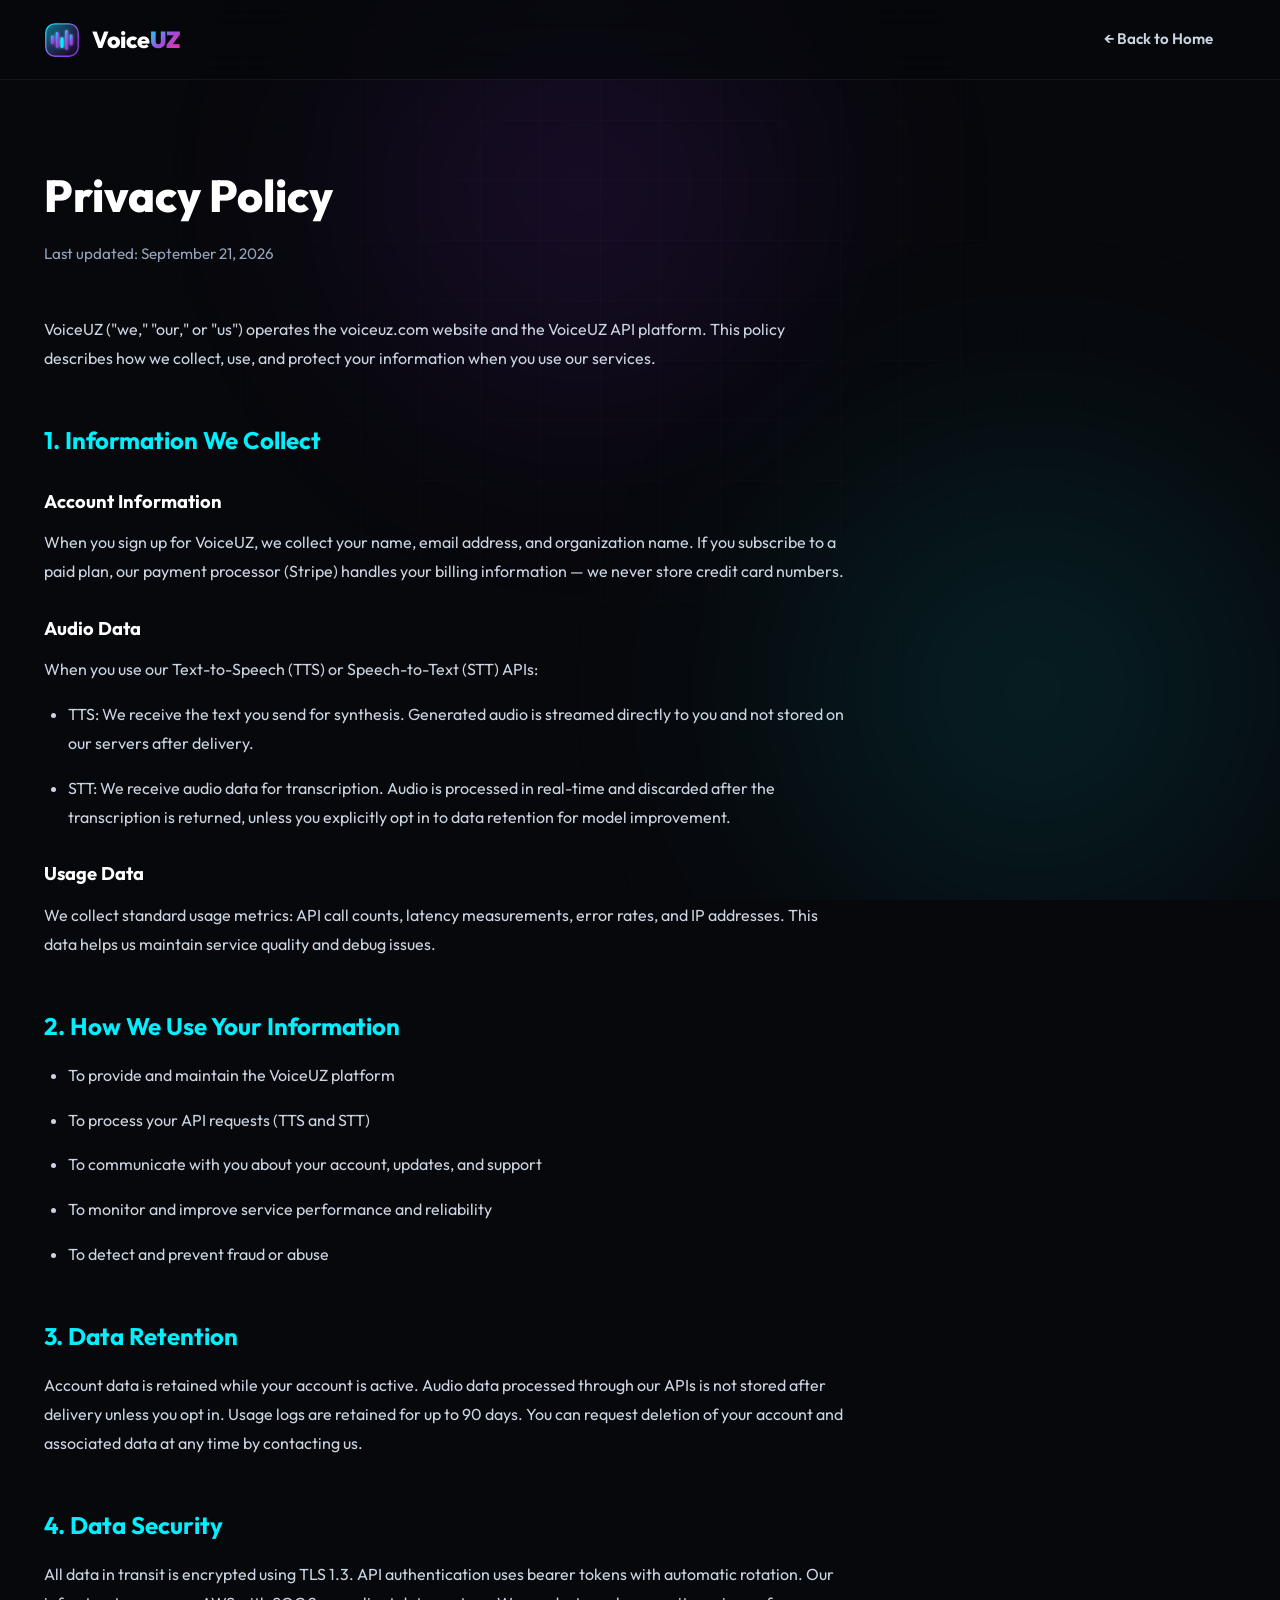
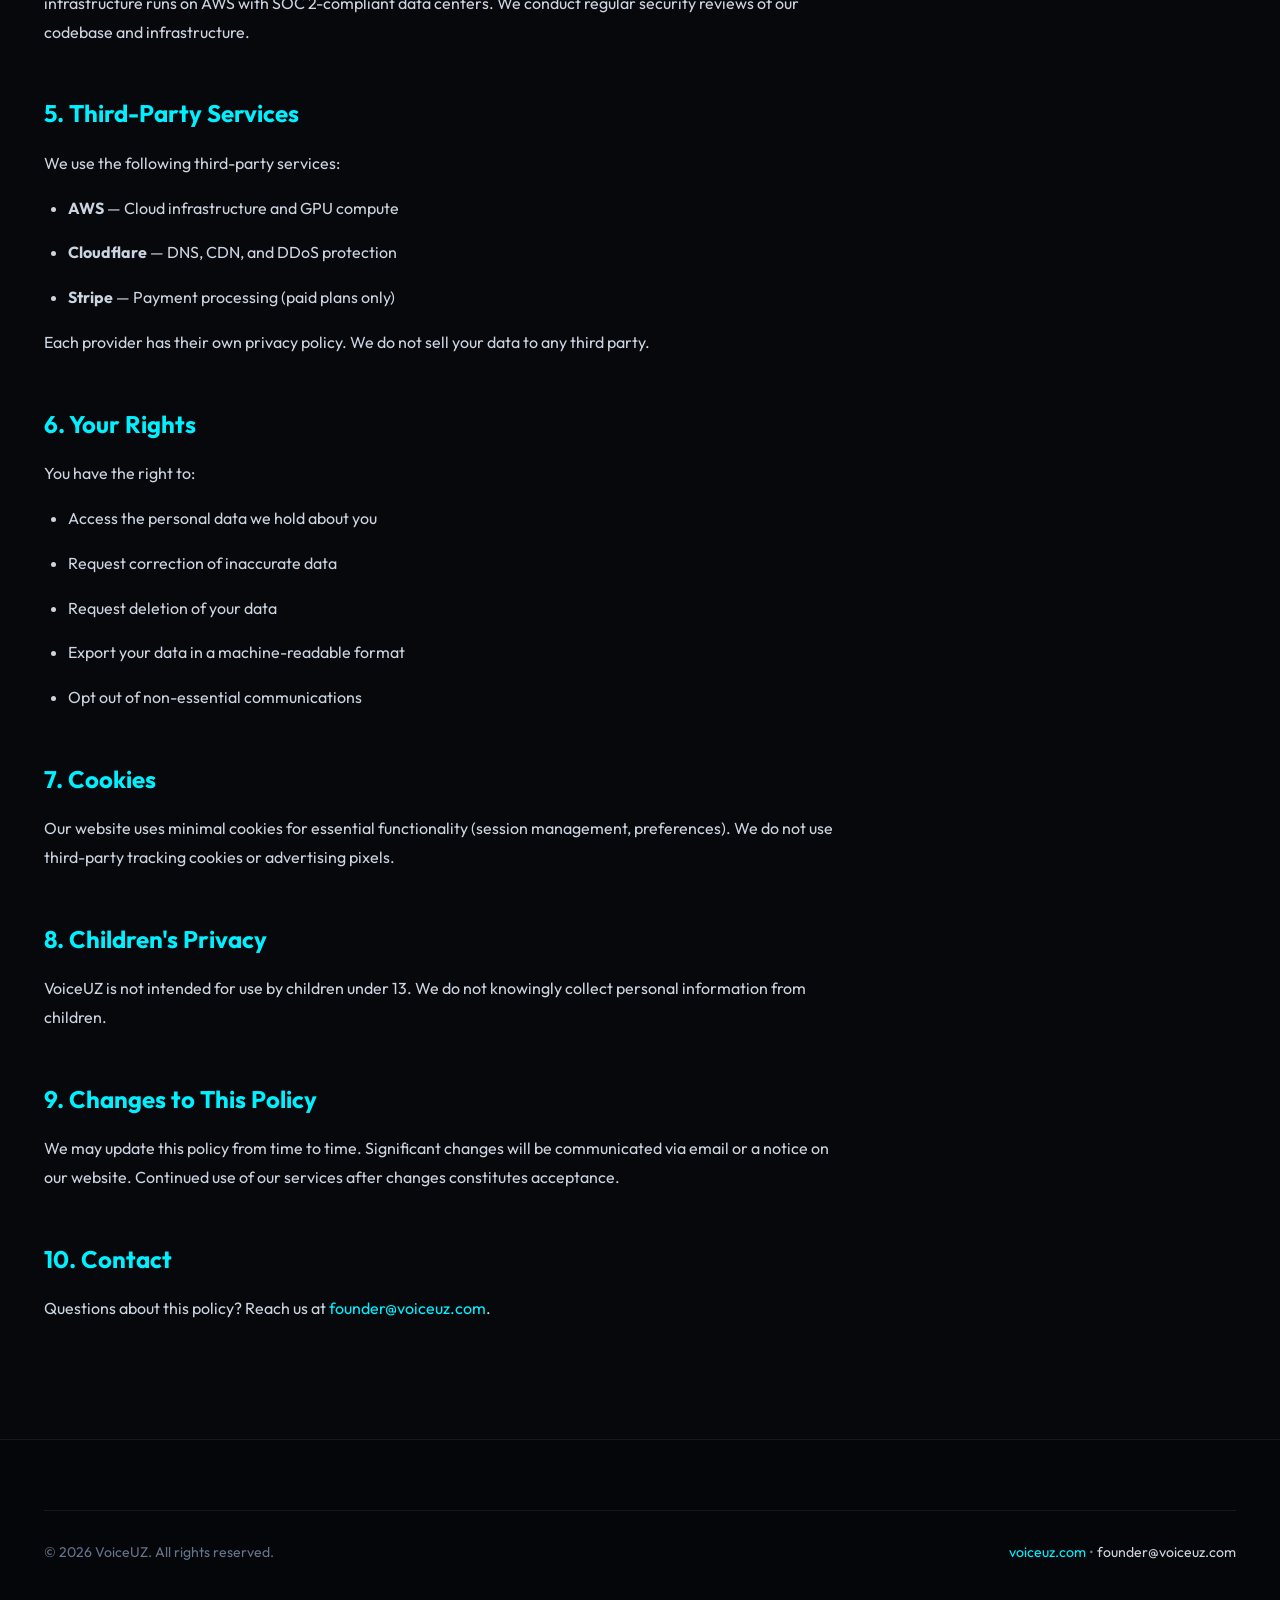
<file: privacy.html>
<!DOCTYPE html>
<html lang="en">
<head>
  <meta charset="UTF-8">
  <meta name="viewport" content="width=device-width, initial-scale=1.0">
  <title>Privacy Policy — VoiceUZ</title>
  <meta name="description" content="VoiceUZ Privacy Policy — How we handle your data, audio processing, and account information.">
  <link rel="icon" type="image/svg+xml" href="assets/favicon.svg">
  <link rel="preconnect" href="https://fonts.googleapis.com">
  <link rel="preconnect" href="https://fonts.gstatic.com" crossorigin>
  <link href="https://fonts.googleapis.com/css2?family=Outfit:wght@400;500;600;700;800&family=Plus+Jakarta+Sans:wght@400;500;600;700&display=swap" rel="stylesheet">
  <link rel="stylesheet" href="style.css">
  <style>
    .legal-page { padding: 160px 0 100px; }
    .legal-page h1 { font-size: 2.8rem; font-weight: 800; margin-bottom: 8px; }
    .legal-page .legal-date { color: var(--text-muted); font-size: 0.95rem; margin-bottom: 48px; }
    .legal-page h2 { font-size: 1.5rem; font-weight: 700; margin-top: 48px; margin-bottom: 16px; color: var(--primary-cyan); }
    .legal-page h3 { font-size: 1.15rem; font-weight: 700; margin-top: 28px; margin-bottom: 12px; }
    .legal-page p, .legal-page li { color: var(--text-secondary); font-size: 1rem; line-height: 1.8; margin-bottom: 16px; }
    .legal-page ul { padding-left: 24px; margin-bottom: 16px; }
    .legal-page a { color: var(--primary-cyan); text-decoration: none; }
    .legal-page a:hover { text-decoration: underline; }
    .legal-content { max-width: 800px; }
  </style>
</head>
<body>
  <div class="ambient-bg" aria-hidden="true">
    <div class="ambient-blob-1"></div>
    <div class="ambient-blob-2"></div>
    <div class="grid-overlay"></div>
  </div>

  <nav class="navbar">
    <div class="container nav-container">
      <a href="index.html" class="brand-logo" aria-label="VoiceUZ Homepage">
        <img src="assets/logo.svg" alt="VoiceUZ Logo" width="36" height="36">
        <span>Voice<span class="logo-uz">UZ</span></span>
      </a>
      <div class="nav-actions">
        <a href="index.html" class="btn btn-ghost">← Back to Home</a>
      </div>
    </div>
  </nav>

  <main class="legal-page">
    <div class="container">
      <div class="legal-content">
        <h1>Privacy Policy</h1>
        <p class="legal-date">Last updated: September 21, 2026</p>

        <p>VoiceUZ ("we," "our," or "us") operates the voiceuz.com website and the VoiceUZ API platform. This policy describes how we collect, use, and protect your information when you use our services.</p>

        <h2>1. Information We Collect</h2>

        <h3>Account Information</h3>
        <p>When you sign up for VoiceUZ, we collect your name, email address, and organization name. If you subscribe to a paid plan, our payment processor (Stripe) handles your billing information — we never store credit card numbers.</p>

        <h3>Audio Data</h3>
        <p>When you use our Text-to-Speech (TTS) or Speech-to-Text (STT) APIs:</p>
        <ul>
          <li>TTS: We receive the text you send for synthesis. Generated audio is streamed directly to you and not stored on our servers after delivery.</li>
          <li>STT: We receive audio data for transcription. Audio is processed in real-time and discarded after the transcription is returned, unless you explicitly opt in to data retention for model improvement.</li>
        </ul>

        <h3>Usage Data</h3>
        <p>We collect standard usage metrics: API call counts, latency measurements, error rates, and IP addresses. This data helps us maintain service quality and debug issues.</p>

        <h2>2. How We Use Your Information</h2>
        <ul>
          <li>To provide and maintain the VoiceUZ platform</li>
          <li>To process your API requests (TTS and STT)</li>
          <li>To communicate with you about your account, updates, and support</li>
          <li>To monitor and improve service performance and reliability</li>
          <li>To detect and prevent fraud or abuse</li>
        </ul>

        <h2>3. Data Retention</h2>
        <p>Account data is retained while your account is active. Audio data processed through our APIs is not stored after delivery unless you opt in. Usage logs are retained for up to 90 days. You can request deletion of your account and associated data at any time by contacting us.</p>

        <h2>4. Data Security</h2>
        <p>All data in transit is encrypted using TLS 1.3. API authentication uses bearer tokens with automatic rotation. Our infrastructure runs on AWS with SOC 2-compliant data centers. We conduct regular security reviews of our codebase and infrastructure.</p>

        <h2>5. Third-Party Services</h2>
        <p>We use the following third-party services:</p>
        <ul>
          <li><strong>AWS</strong> — Cloud infrastructure and GPU compute</li>
          <li><strong>Cloudflare</strong> — DNS, CDN, and DDoS protection</li>
          <li><strong>Stripe</strong> — Payment processing (paid plans only)</li>
        </ul>
        <p>Each provider has their own privacy policy. We do not sell your data to any third party.</p>

        <h2>6. Your Rights</h2>
        <p>You have the right to:</p>
        <ul>
          <li>Access the personal data we hold about you</li>
          <li>Request correction of inaccurate data</li>
          <li>Request deletion of your data</li>
          <li>Export your data in a machine-readable format</li>
          <li>Opt out of non-essential communications</li>
        </ul>

        <h2>7. Cookies</h2>
        <p>Our website uses minimal cookies for essential functionality (session management, preferences). We do not use third-party tracking cookies or advertising pixels.</p>

        <h2>8. Children's Privacy</h2>
        <p>VoiceUZ is not intended for use by children under 13. We do not knowingly collect personal information from children.</p>

        <h2>9. Changes to This Policy</h2>
        <p>We may update this policy from time to time. Significant changes will be communicated via email or a notice on our website. Continued use of our services after changes constitutes acceptance.</p>

        <h2>10. Contact</h2>
        <p>Questions about this policy? Reach us at <a href="mailto:founder@voiceuz.com">founder@voiceuz.com</a>.</p>
      </div>
    </div>
  </main>

  <footer class="footer">
    <div class="container">
      <div class="footer-bottom">
        <p>&copy; 2026 VoiceUZ. All rights reserved.</p>
        <p><a href="index.html" style="color: var(--primary-cyan); text-decoration: none;">voiceuz.com</a> &bull; <a href="mailto:founder@voiceuz.com" style="color: var(--text-secondary); text-decoration: none;">founder@voiceuz.com</a></p>
      </div>
    </div>
  </footer>
</body>
</html>
</file>
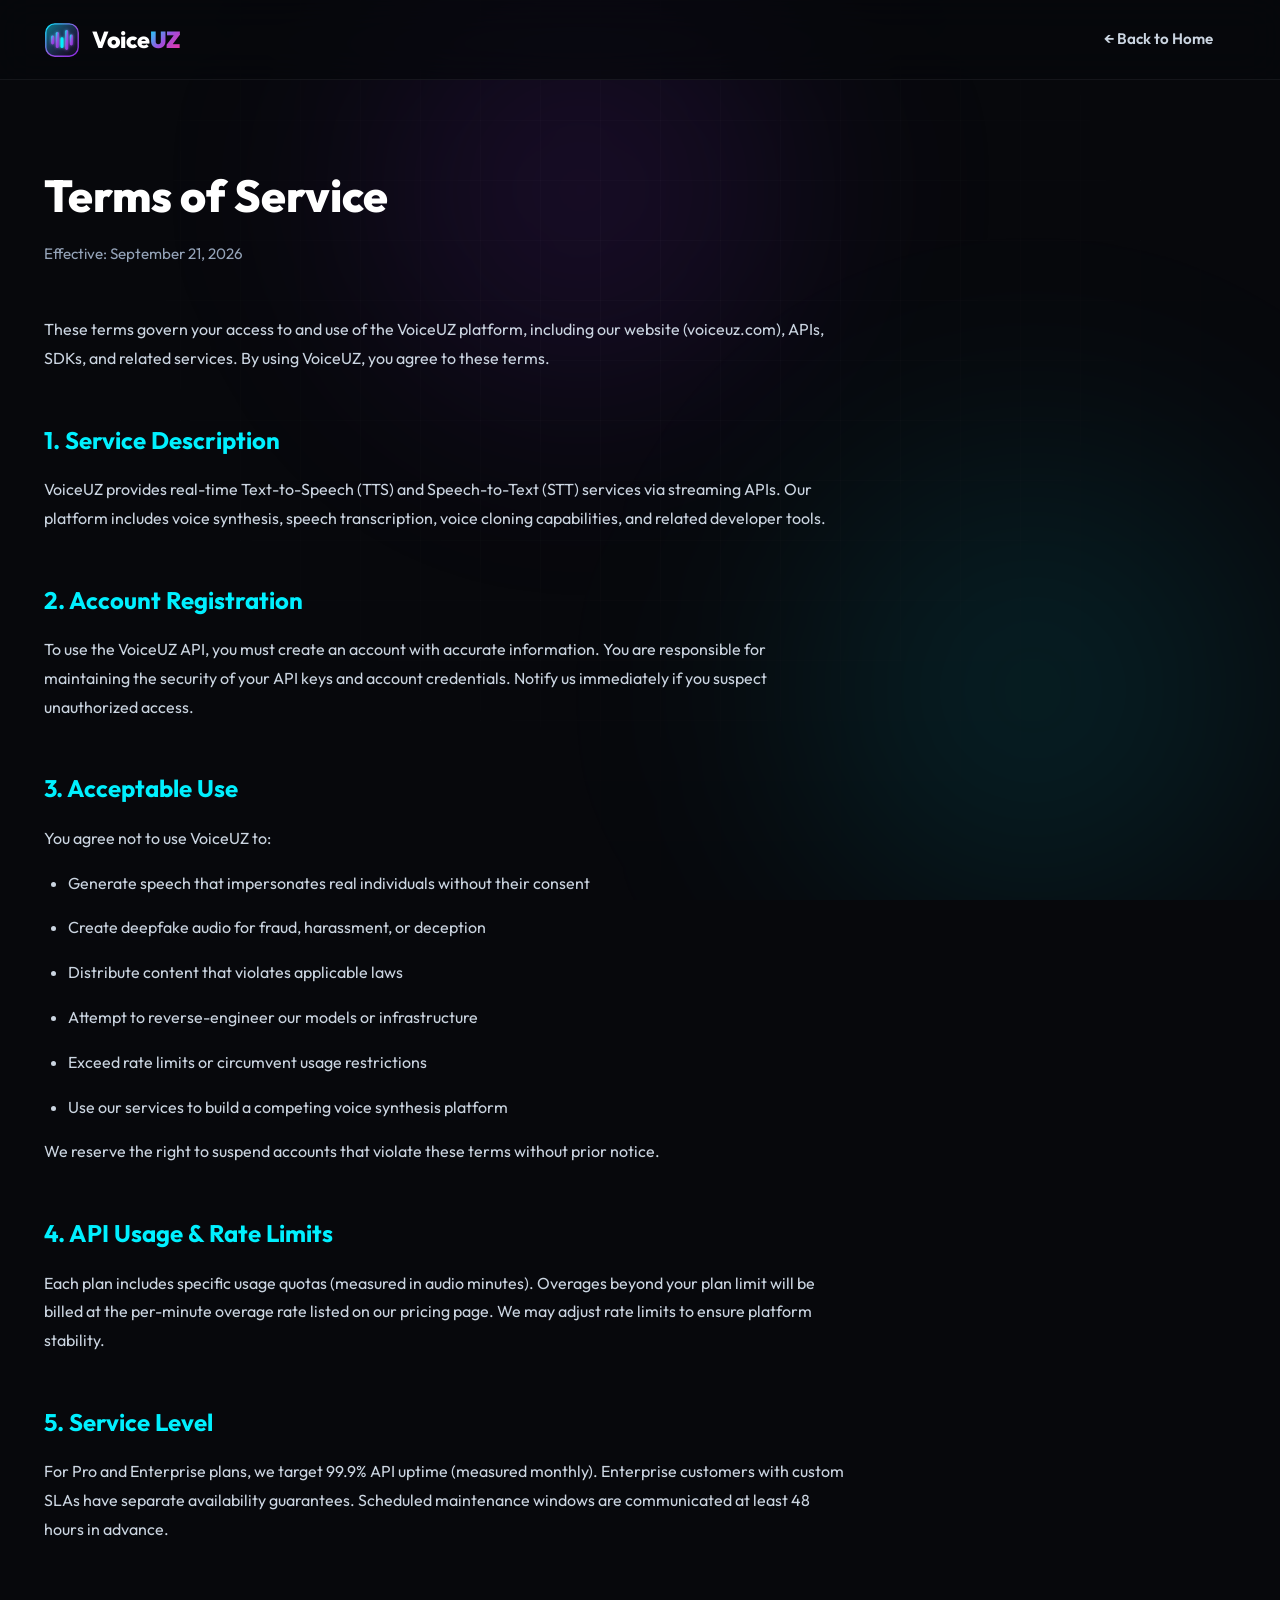
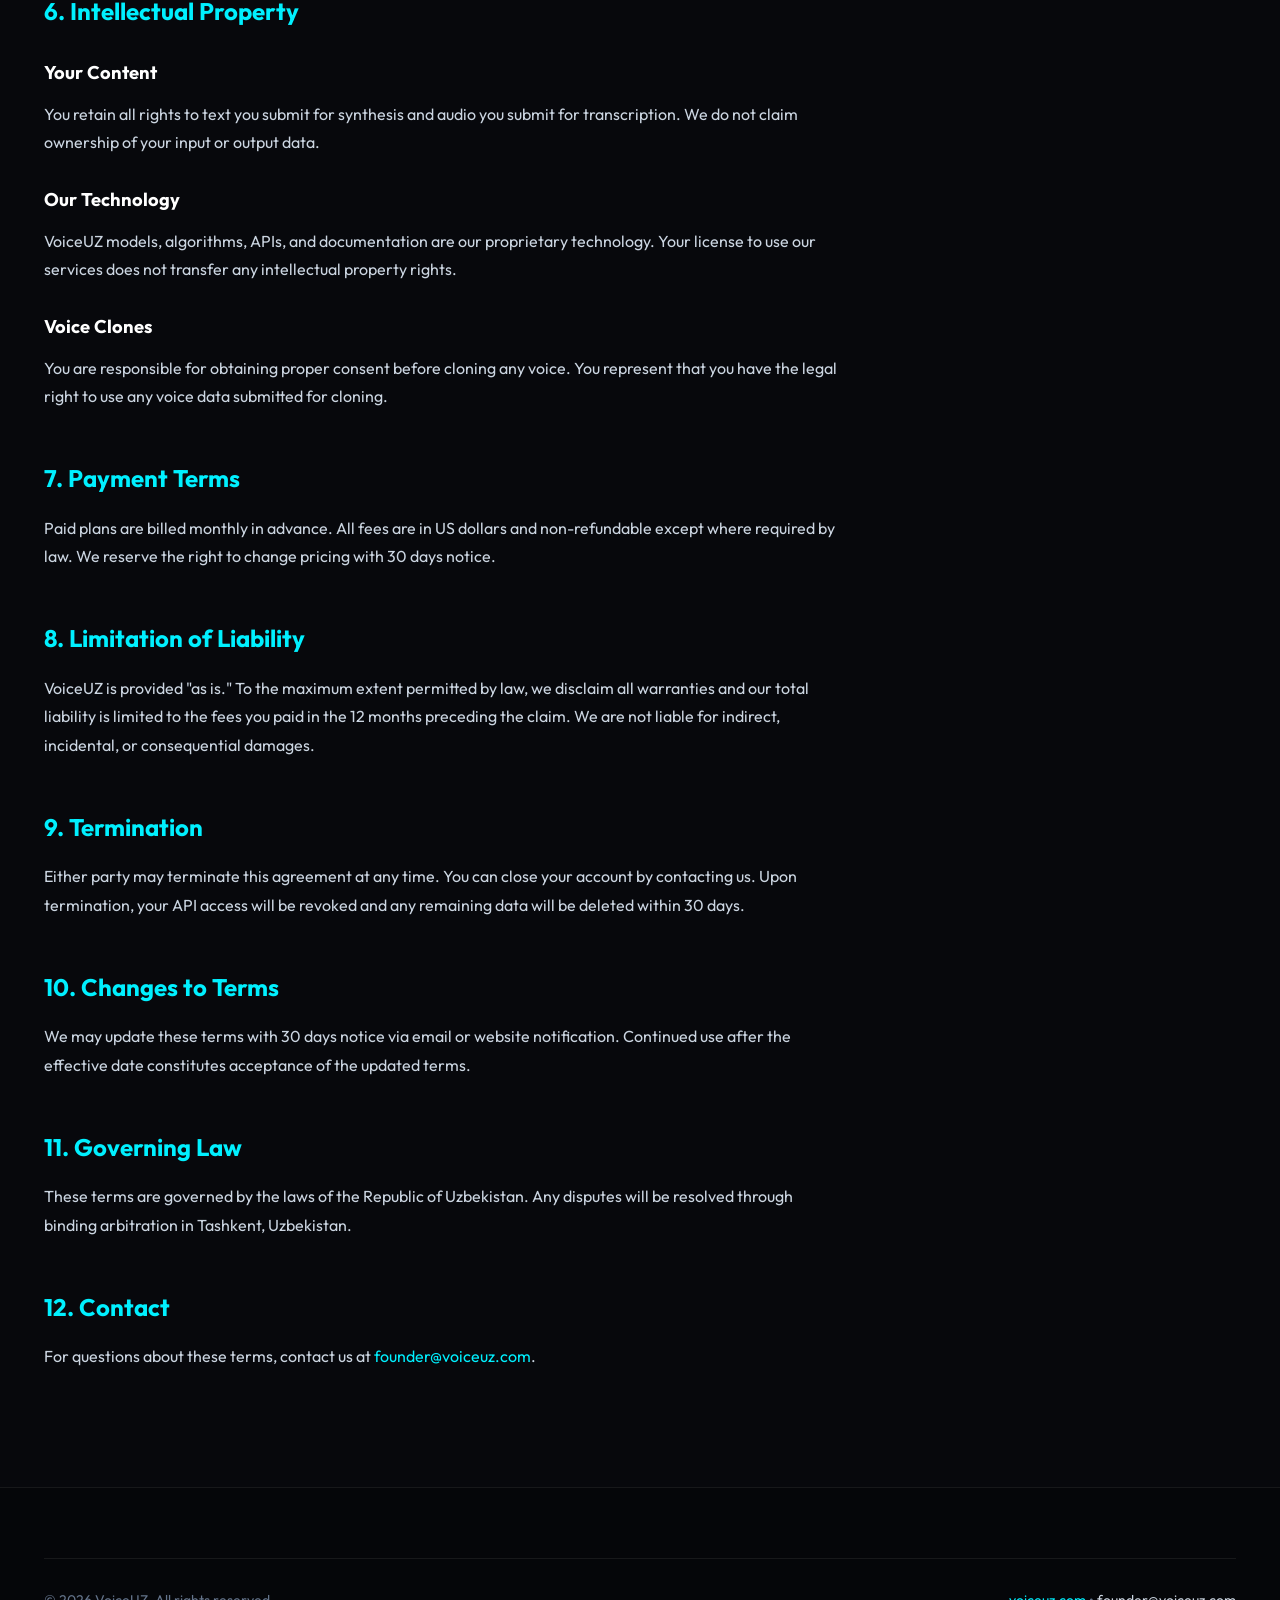
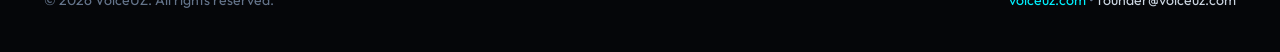
<file: terms.html>
<!DOCTYPE html>
<html lang="en">
<head>
  <meta charset="UTF-8">
  <meta name="viewport" content="width=device-width, initial-scale=1.0">
  <title>Terms of Service — VoiceUZ</title>
  <meta name="description" content="VoiceUZ Terms of Service — API usage terms, acceptable use, and service level commitments.">
  <link rel="icon" type="image/svg+xml" href="assets/favicon.svg">
  <link rel="preconnect" href="https://fonts.googleapis.com">
  <link rel="preconnect" href="https://fonts.gstatic.com" crossorigin>
  <link href="https://fonts.googleapis.com/css2?family=Outfit:wght@400;500;600;700;800&family=Plus+Jakarta+Sans:wght@400;500;600;700&display=swap" rel="stylesheet">
  <link rel="stylesheet" href="style.css">
  <style>
    .legal-page { padding: 160px 0 100px; }
    .legal-page h1 { font-size: 2.8rem; font-weight: 800; margin-bottom: 8px; }
    .legal-page .legal-date { color: var(--text-muted); font-size: 0.95rem; margin-bottom: 48px; }
    .legal-page h2 { font-size: 1.5rem; font-weight: 700; margin-top: 48px; margin-bottom: 16px; color: var(--primary-cyan); }
    .legal-page h3 { font-size: 1.15rem; font-weight: 700; margin-top: 28px; margin-bottom: 12px; }
    .legal-page p, .legal-page li { color: var(--text-secondary); font-size: 1rem; line-height: 1.8; margin-bottom: 16px; }
    .legal-page ul { padding-left: 24px; margin-bottom: 16px; }
    .legal-page a { color: var(--primary-cyan); text-decoration: none; }
    .legal-page a:hover { text-decoration: underline; }
    .legal-content { max-width: 800px; }
  </style>
</head>
<body>
  <div class="ambient-bg" aria-hidden="true">
    <div class="ambient-blob-1"></div>
    <div class="ambient-blob-2"></div>
    <div class="grid-overlay"></div>
  </div>

  <nav class="navbar">
    <div class="container nav-container">
      <a href="index.html" class="brand-logo" aria-label="VoiceUZ Homepage">
        <img src="assets/logo.svg" alt="VoiceUZ Logo" width="36" height="36">
        <span>Voice<span class="logo-uz">UZ</span></span>
      </a>
      <div class="nav-actions">
        <a href="index.html" class="btn btn-ghost">← Back to Home</a>
      </div>
    </div>
  </nav>

  <main class="legal-page">
    <div class="container">
      <div class="legal-content">
        <h1>Terms of Service</h1>
        <p class="legal-date">Effective: September 21, 2026</p>

        <p>These terms govern your access to and use of the VoiceUZ platform, including our website (voiceuz.com), APIs, SDKs, and related services. By using VoiceUZ, you agree to these terms.</p>

        <h2>1. Service Description</h2>
        <p>VoiceUZ provides real-time Text-to-Speech (TTS) and Speech-to-Text (STT) services via streaming APIs. Our platform includes voice synthesis, speech transcription, voice cloning capabilities, and related developer tools.</p>

        <h2>2. Account Registration</h2>
        <p>To use the VoiceUZ API, you must create an account with accurate information. You are responsible for maintaining the security of your API keys and account credentials. Notify us immediately if you suspect unauthorized access.</p>

        <h2>3. Acceptable Use</h2>
        <p>You agree not to use VoiceUZ to:</p>
        <ul>
          <li>Generate speech that impersonates real individuals without their consent</li>
          <li>Create deepfake audio for fraud, harassment, or deception</li>
          <li>Distribute content that violates applicable laws</li>
          <li>Attempt to reverse-engineer our models or infrastructure</li>
          <li>Exceed rate limits or circumvent usage restrictions</li>
          <li>Use our services to build a competing voice synthesis platform</li>
        </ul>
        <p>We reserve the right to suspend accounts that violate these terms without prior notice.</p>

        <h2>4. API Usage & Rate Limits</h2>
        <p>Each plan includes specific usage quotas (measured in audio minutes). Overages beyond your plan limit will be billed at the per-minute overage rate listed on our pricing page. We may adjust rate limits to ensure platform stability.</p>

        <h2>5. Service Level</h2>
        <p>For Pro and Enterprise plans, we target 99.9% API uptime (measured monthly). Enterprise customers with custom SLAs have separate availability guarantees. Scheduled maintenance windows are communicated at least 48 hours in advance.</p>

        <h2>6. Intellectual Property</h2>
        <h3>Your Content</h3>
        <p>You retain all rights to text you submit for synthesis and audio you submit for transcription. We do not claim ownership of your input or output data.</p>

        <h3>Our Technology</h3>
        <p>VoiceUZ models, algorithms, APIs, and documentation are our proprietary technology. Your license to use our services does not transfer any intellectual property rights.</p>

        <h3>Voice Clones</h3>
        <p>You are responsible for obtaining proper consent before cloning any voice. You represent that you have the legal right to use any voice data submitted for cloning.</p>

        <h2>7. Payment Terms</h2>
        <p>Paid plans are billed monthly in advance. All fees are in US dollars and non-refundable except where required by law. We reserve the right to change pricing with 30 days notice.</p>

        <h2>8. Limitation of Liability</h2>
        <p>VoiceUZ is provided "as is." To the maximum extent permitted by law, we disclaim all warranties and our total liability is limited to the fees you paid in the 12 months preceding the claim. We are not liable for indirect, incidental, or consequential damages.</p>

        <h2>9. Termination</h2>
        <p>Either party may terminate this agreement at any time. You can close your account by contacting us. Upon termination, your API access will be revoked and any remaining data will be deleted within 30 days.</p>

        <h2>10. Changes to Terms</h2>
        <p>We may update these terms with 30 days notice via email or website notification. Continued use after the effective date constitutes acceptance of the updated terms.</p>

        <h2>11. Governing Law</h2>
        <p>These terms are governed by the laws of the Republic of Uzbekistan. Any disputes will be resolved through binding arbitration in Tashkent, Uzbekistan.</p>

        <h2>12. Contact</h2>
        <p>For questions about these terms, contact us at <a href="mailto:founder@voiceuz.com">founder@voiceuz.com</a>.</p>
      </div>
    </div>
  </main>

  <footer class="footer">
    <div class="container">
      <div class="footer-bottom">
        <p>&copy; 2026 VoiceUZ. All rights reserved.</p>
        <p><a href="index.html" style="color: var(--primary-cyan); text-decoration: none;">voiceuz.com</a> &bull; <a href="mailto:founder@voiceuz.com" style="color: var(--text-secondary); text-decoration: none;">founder@voiceuz.com</a></p>
      </div>
    </div>
  </footer>
</body>
</html>
</file>
<file: style.css>
/* ==========================================================================
   VoiceUZ — Next-Generation Voice AI Design System
   Aesthetic: Ultra-modern Deep Cosmic Dark, Glassmorphism & Cyber Accents
   ========================================================================== */

:root {
  /* Color Tokens */
  --bg-base: #07080C;
  --bg-surface: #0E1017;
  --bg-surface-elevated: #151822;
  --bg-card: rgba(18, 21, 30, 0.65);
  --bg-card-hover: rgba(26, 30, 44, 0.85);
  --bg-glass: rgba(255, 255, 255, 0.03);

  --border-subtle: rgba(255, 255, 255, 0.07);
  --border-medium: rgba(255, 255, 255, 0.12);
  --border-glow: rgba(0, 240, 255, 0.35);
  --border-purple-glow: rgba(157, 78, 221, 0.4);

  --primary-cyan: #00F0FF;
  --primary-violet: #8A2BE2;
  --primary-purple: #9D4EDD;
  --accent-pink: #FF2E93;
  --accent-emerald: #10B981;
  --accent-amber: #F59E0B;

  --gradient-brand: linear-gradient(135deg, #00F0FF 0%, #9D4EDD 50%, #FF2E93 100%);
  --gradient-cyan: linear-gradient(135deg, #00F0FF 0%, #0072FF 100%);
  --gradient-purple: linear-gradient(135deg, #9D4EDD 0%, #8A2BE2 100%);
  --gradient-card: linear-gradient(180deg, rgba(255, 255, 255, 0.05) 0%, rgba(255, 255, 255, 0.01) 100%);

  /* Typography */
  --font-main: 'Outfit', 'Plus Jakarta Sans', system-ui, -apple-system, sans-serif;
  --font-mono: 'JetBrains Mono', 'Fira Code', monospace;

  --text-primary: #FFFFFF;
  --text-secondary: #CBD5E1;
  --text-muted: #94A3B8;
  --text-dim: #64748B;

  /* Shadows & Glows */
  --glow-cyan: 0 0 35px rgba(0, 240, 255, 0.25);
  --glow-purple: 0 0 40px rgba(157, 78, 221, 0.25);
  --glow-pink: 0 0 35px rgba(255, 46, 147, 0.2);
  --shadow-card: 0 20px 40px -15px rgba(0, 0, 0, 0.6);

  /* Transitions */
  --transition-fast: 0.2s cubic-bezier(0.16, 1, 0.3, 1);
  --transition-smooth: 0.35s cubic-bezier(0.16, 1, 0.3, 1);
  --transition-bounce: 0.5s cubic-bezier(0.34, 1.56, 0.64, 1);

  /* Spacing & Radii */
  --radius-sm: 8px;
  --radius-md: 14px;
  --radius-lg: 22px;
  --radius-xl: 32px;
  --container-max: 1240px;
}

/* Utility Classes */
.text-dim {
  color: var(--text-dim);
  font-style: italic;
}

/* Base Reset */
*, *::before, *::after {
  box-sizing: border-box;
  margin: 0;
  padding: 0;
}

/* Scroll offset for fixed navbar */
[id] {
  scroll-margin-top: 90px;
}

html {
  scroll-behavior: smooth;
  color-scheme: dark;
  font-size: 16px;
}

body {
  background-color: var(--bg-base);
  color: var(--text-primary);
  font-family: var(--font-main);
  line-height: 1.6;
  overflow-x: hidden;
  position: relative;
  -webkit-font-smoothing: antialiased;
}

/* Ambient Background Glows */
.ambient-bg {
  position: fixed;
  inset: 0;
  pointer-events: none;
  z-index: 0;
  overflow: hidden;
}

.ambient-blob-1 {
  position: absolute;
  top: -15%;
  left: 20%;
  width: 650px;
  height: 650px;
  background: radial-gradient(circle, rgba(138, 43, 226, 0.16) 0%, rgba(0, 0, 0, 0) 70%);
  filter: blur(80px);
  animation: floatSlow 20s ease-in-out infinite alternate;
}

.ambient-blob-2 {
  position: absolute;
  top: 35%;
  right: -10%;
  width: 750px;
  height: 750px;
  background: radial-gradient(circle, rgba(0, 240, 255, 0.12) 0%, rgba(0, 0, 0, 0) 70%);
  filter: blur(90px);
  animation: floatSlow 24s ease-in-out infinite alternate-reverse;
}

.ambient-blob-3 {
  position: absolute;
  bottom: 10%;
  left: -10%;
  width: 700px;
  height: 700px;
  background: radial-gradient(circle, rgba(255, 46, 147, 0.1) 0%, rgba(0, 0, 0, 0) 70%);
  filter: blur(100px);
}

.grid-overlay {
  position: absolute;
  inset: 0;
  background-image: 
    linear-gradient(to right, rgba(255, 255, 255, 0.02) 1px, transparent 1px),
    linear-gradient(to bottom, rgba(255, 255, 255, 0.02) 1px, transparent 1px);
  background-size: 60px 60px;
  mask-image: radial-gradient(ellipse at 50% 30%, rgba(0, 0, 0, 1) 0%, rgba(0, 0, 0, 0) 75%);
}

@keyframes floatSlow {
  0% { transform: translate(0, 0) scale(1); }
  100% { transform: translate(40px, 30px) scale(1.08); }
}

/* Layout Container */
.container {
  width: 100%;
  max-width: var(--container-max);
  margin-left: auto;
  margin-right: auto;
  padding-left: 24px;
  padding-right: 24px;
  position: relative;
  z-index: 1;
}

/* ==========================================================================
   Navigation Bar
   ========================================================================== */
.navbar {
  position: fixed;
  top: 0;
  left: 0;
  right: 0;
  height: 80px;
  z-index: 100;
  transition: var(--transition-smooth);
  backdrop-filter: blur(18px);
  -webkit-backdrop-filter: blur(18px);
  background: rgba(7, 8, 12, 0.7);
  border-bottom: 1px solid rgba(255, 255, 255, 0.06);
}

.navbar.scrolled {
  height: 70px;
  background: rgba(7, 8, 12, 0.9);
  border-bottom-color: rgba(255, 255, 255, 0.1);
  box-shadow: 0 10px 30px rgba(0, 0, 0, 0.5);
}

.nav-container {
  display: flex;
  align-items: center;
  justify-content: space-between;
  height: 100%;
}

.brand-logo {
  display: flex;
  align-items: center;
  gap: 12px;
  text-decoration: none;
  color: var(--text-primary);
  font-weight: 800;
  font-size: 1.45rem;
  letter-spacing: -0.5px;
}

.brand-logo img {
  width: 36px;
  height: 36px;
  transition: transform var(--transition-bounce);
}

.brand-logo:hover img {
  transform: scale(1.1) rotate(5deg);
}

.brand-logo .logo-uz {
  background: var(--gradient-brand);
  -webkit-background-clip: text;
  -webkit-text-fill-color: transparent;
  font-weight: 900;
}

.nav-links {
  display: flex;
  align-items: center;
  gap: 32px;
  list-style: none;
}

.nav-links a {
  text-decoration: none;
  color: var(--text-muted);
  font-size: 0.95rem;
  font-weight: 500;
  transition: color var(--transition-fast);
  position: relative;
}

.nav-links a:hover {
  color: var(--text-primary);
}

.nav-links a::after {
  content: '';
  position: absolute;
  bottom: -4px;
  left: 0;
  width: 0%;
  height: 2px;
  background: var(--primary-cyan);
  transition: width var(--transition-fast);
  border-radius: 2px;
}

.nav-links a:hover::after {
  width: 100%;
}

.nav-actions {
  display: flex;
  align-items: center;
  gap: 14px;
}

.btn {
  display: inline-flex;
  align-items: center;
  justify-content: center;
  gap: 8px;
  padding: 10px 22px;
  border-radius: var(--radius-md);
  font-family: var(--font-main);
  font-size: 0.95rem;
  font-weight: 600;
  text-decoration: none;
  cursor: pointer;
  transition: all var(--transition-smooth);
  border: 1px solid transparent;
}

.btn-ghost {
  background: transparent;
  color: var(--text-secondary);
}

.btn-ghost:hover {
  color: var(--text-primary);
  background: rgba(255, 255, 255, 0.05);
}

.btn-primary {
  background: var(--gradient-brand);
  color: #050608;
  font-weight: 700;
  box-shadow: 0 4px 20px rgba(0, 240, 255, 0.3);
  position: relative;
  overflow: hidden;
}

.btn-primary::before {
  content: '';
  position: absolute;
  inset: 0;
  background: linear-gradient(90deg, transparent, rgba(255, 255, 255, 0.3), transparent);
  transform: translateX(-100%);
  transition: transform 0.6s ease;
}

.btn-primary:hover {
  transform: translateY(-2px);
  box-shadow: 0 8px 30px rgba(0, 240, 255, 0.5);
  color: #000;
}

.btn-primary:hover::before {
  transform: translateX(100%);
}

.btn-secondary {
  background: var(--bg-surface-elevated);
  border-color: var(--border-medium);
  color: var(--text-primary);
}

.btn-secondary:hover {
  border-color: var(--primary-cyan);
  background: rgba(0, 240, 255, 0.08);
  box-shadow: var(--glow-cyan);
  transform: translateY(-2px);
}

.btn-lg {
  padding: 14px 30px;
  font-size: 1.05rem;
  border-radius: var(--radius-md);
}

.mobile-toggle {
  display: none;
  background: none;
  border: none;
  color: var(--text-primary);
  font-size: 1.5rem;
  cursor: pointer;
}

/* ==========================================================================
   Hero Section
   ========================================================================== */
.hero-section {
  padding-top: 170px;
  padding-bottom: 100px;
  text-align: center;
  position: relative;
}

.hero-badge-wrap {
  display: inline-flex;
  align-items: center;
  margin-bottom: 24px;
}

.hero-badge {
  display: inline-flex;
  align-items: center;
  gap: 10px;
  padding: 6px 16px;
  border-radius: 9999px;
  background: rgba(0, 240, 255, 0.07);
  border: 1px solid rgba(0, 240, 255, 0.25);
  box-shadow: 0 0 20px rgba(0, 240, 255, 0.15);
  font-size: 0.88rem;
  font-weight: 600;
  color: var(--primary-cyan);
  text-transform: uppercase;
  letter-spacing: 0.5px;
}

.pulse-dot {
  width: 8px;
  height: 8px;
  background: var(--primary-cyan);
  border-radius: 50%;
  box-shadow: 0 0 10px var(--primary-cyan);
  animation: pulseDot 1.8s infinite;
}

@keyframes pulseDot {
  0% { transform: scale(0.9); opacity: 0.7; }
  50% { transform: scale(1.3); opacity: 1; box-shadow: 0 0 15px var(--primary-cyan); }
  100% { transform: scale(0.9); opacity: 0.7; }
}

.hero-title {
  font-size: 4rem;
  font-weight: 900;
  line-height: 1.1;
  letter-spacing: -1.5px;
  max-width: 980px;
  margin: 0 auto 24px;
}

.gradient-text {
  background: var(--gradient-brand);
  -webkit-background-clip: text;
  -webkit-text-fill-color: transparent;
  display: inline-block;
}

.hero-subtitle {
  font-size: 1.25rem;
  color: var(--text-muted);
  max-width: 760px;
  margin: 0 auto 40px;
  font-weight: 400;
  line-height: 1.7;
}

.hero-subtitle strong {
  color: var(--text-primary);
  font-weight: 600;
}

.hero-cta-group {
  display: flex;
  align-items: center;
  justify-content: center;
  gap: 18px;
  margin-bottom: 50px;
  flex-wrap: wrap;
}

/* Hero Canvas Visualizer Card */
.visualizer-card {
  margin: 0 auto;
  max-width: 1000px;
  background: var(--bg-card);
  border: 1px solid var(--border-medium);
  border-radius: var(--radius-xl);
  padding: 30px;
  box-shadow: var(--shadow-card), 0 0 50px rgba(157, 78, 221, 0.15);
  backdrop-filter: blur(20px);
  -webkit-backdrop-filter: blur(20px);
  position: relative;
  overflow: hidden;
}

.visualizer-card::before {
  content: '';
  position: absolute;
  top: 0;
  left: 10%;
  right: 10%;
  height: 1px;
  background: linear-gradient(90deg, transparent, var(--primary-cyan), var(--primary-purple), transparent);
}

.visualizer-header {
  display: flex;
  align-items: center;
  justify-content: space-between;
  margin-bottom: 20px;
  padding-bottom: 16px;
  border-bottom: 1px solid var(--border-subtle);
  font-size: 0.9rem;
}

.vis-status {
  display: flex;
  align-items: center;
  gap: 8px;
  color: var(--accent-emerald);
  font-family: var(--font-mono);
  font-size: 0.85rem;
}

.vis-metric {
  font-family: var(--font-mono);
  color: var(--primary-cyan);
  font-size: 0.88rem;
  background: rgba(0, 240, 255, 0.08);
  padding: 4px 10px;
  border-radius: 6px;
  border: 1px solid rgba(0, 240, 255, 0.2);
}

#heroCanvas {
  width: 100%;
  height: 160px;
  border-radius: var(--radius-md);
  background: rgba(5, 6, 9, 0.8);
  display: block;
}

/* Metric Counters Row */
.metrics-strip {
  display: grid;
  grid-template-columns: repeat(4, 1fr);
  gap: 20px;
  margin-top: 50px;
  max-width: 1040px;
  margin-left: auto;
  margin-right: auto;
}

.metric-box {
  background: var(--bg-card);
  border: 1px solid var(--border-subtle);
  border-radius: var(--radius-lg);
  padding: 24px 20px;
  text-align: center;
  transition: transform var(--transition-smooth), border-color var(--transition-smooth);
}

.metric-box:hover {
  transform: translateY(-4px);
  border-color: var(--primary-cyan);
  box-shadow: 0 10px 30px rgba(0, 0, 0, 0.4);
}

.metric-num {
  font-size: 2.5rem;
  font-weight: 800;
  letter-spacing: -1px;
  background: var(--gradient-brand);
  -webkit-background-clip: text;
  -webkit-text-fill-color: transparent;
  line-height: 1.1;
  margin-bottom: 6px;
}

.metric-label {
  font-size: 0.88rem;
  color: var(--text-muted);
  font-weight: 500;
}

/* Social Proof Strip */
.social-proof-strip {
  display: flex;
  align-items: center;
  justify-content: center;
  gap: 32px;
  margin-top: 50px;
  padding: 28px 32px;
  background: var(--bg-card);
  border: 1px solid var(--border-subtle);
  border-radius: var(--radius-xl);
  backdrop-filter: blur(12px);
  flex-wrap: wrap;
}

.proof-item {
  display: flex;
  flex-direction: column;
  align-items: center;
  gap: 4px;
  text-align: center;
}

.proof-number {
  font-size: 1.6rem;
  font-weight: 800;
  color: var(--primary-cyan);
  letter-spacing: -0.5px;
}

.proof-label {
  font-size: 0.85rem;
  color: var(--text-muted);
  font-weight: 500;
}

.proof-divider {
  width: 1px;
  height: 40px;
  background: var(--border-medium);
}

/* Team Grid */
.team-grid {
  display: grid;
  grid-template-columns: repeat(4, 1fr);
  gap: 24px;
}

.team-card {
  background: var(--bg-surface);
  border: 1px solid var(--border-medium);
  border-radius: var(--radius-xl);
  padding: 28px 24px;
  text-align: center;
  transition: all var(--transition-smooth);
}

.team-card:hover {
  transform: translateY(-6px);
  border-color: var(--primary-cyan);
  box-shadow: var(--shadow-card), 0 0 30px rgba(0, 240, 255, 0.1);
}

.team-photo {
  width: 96px;
  height: 96px;
  border-radius: 50%;
  object-fit: cover;
  margin-bottom: 16px;
  border: 3px solid var(--border-medium);
  transition: border-color var(--transition-smooth);
}

.team-card:hover .team-photo {
  border-color: var(--primary-cyan);
}

.team-photo-placeholder {
  display: flex;
  align-items: center;
  justify-content: center;
  background: var(--gradient-brand);
  color: #07080C;
  font-weight: 800;
  font-size: 2rem;
  margin-left: auto;
  margin-right: auto;
}

.team-card h4 {
  font-size: 1.2rem;
  font-weight: 800;
  margin-bottom: 4px;
}

.team-role {
  font-size: 0.88rem;
  color: var(--primary-cyan);
  font-weight: 600;
  margin-bottom: 12px;
}

.team-bio {
  font-size: 0.9rem;
  color: var(--text-muted);
  line-height: 1.6;
  margin-bottom: 12px;
}

.team-link {
  display: inline-block;
  font-size: 0.85rem;
  color: var(--text-secondary);
  text-decoration: none;
  font-weight: 600;
  transition: color var(--transition-fast);
}

.team-link:hover {
  color: var(--primary-cyan);
}

/* ==========================================================================
   Section Headers
   ========================================================================== */
.section {
  padding: 100px 0;
  position: relative;
}

.section-header {
  text-align: center;
  max-width: 740px;
  margin: 0 auto 60px;
}

.section-tag {
  display: inline-block;
  font-size: 0.82rem;
  font-weight: 700;
  text-transform: uppercase;
  letter-spacing: 1.5px;
  color: var(--primary-cyan);
  margin-bottom: 12px;
}

.section-title {
  font-size: 2.8rem;
  font-weight: 800;
  line-height: 1.2;
  letter-spacing: -1px;
  margin-bottom: 18px;
}

.section-desc {
  font-size: 1.15rem;
  color: var(--text-muted);
  line-height: 1.7;
}

/* ==========================================================================
   Interactive Showcase (TTS & STT Studio)
   ========================================================================== */
.studio-wrapper {
  background: var(--bg-surface);
  border: 1px solid var(--border-medium);
  border-radius: var(--radius-xl);
  overflow: hidden;
  box-shadow: var(--shadow-card);
}

.studio-tabs {
  display: flex;
  border-bottom: 1px solid var(--border-subtle);
  background: rgba(14, 16, 23, 0.95);
}

.studio-tab-btn {
  flex: 1;
  padding: 20px 24px;
  background: transparent;
  border: none;
  color: var(--text-muted);
  font-family: var(--font-main);
  font-size: 1.1rem;
  font-weight: 700;
  display: flex;
  align-items: center;
  justify-content: center;
  gap: 12px;
  cursor: pointer;
  transition: all var(--transition-fast);
  border-bottom: 3px solid transparent;
}

.studio-tab-btn:hover {
  color: var(--text-primary);
  background: rgba(255, 255, 255, 0.02);
}

.studio-tab-btn.active {
  color: var(--primary-cyan);
  border-bottom-color: var(--primary-cyan);
  background: rgba(0, 240, 255, 0.03);
}

.studio-content-panel {
  display: none;
  padding: 40px;
}

.studio-content-panel.active {
  display: block;
  animation: fadeIn 0.35s ease;
}

@keyframes fadeIn {
  from { opacity: 0; transform: translateY(8px); }
  to { opacity: 1; transform: translateY(0); }
}

/* TTS Studio Interface */
.tts-studio-grid {
  display: grid;
  grid-template-columns: 1fr 1fr;
  gap: 32px;
}

.tts-voices-list {
  display: grid;
  grid-template-columns: 1fr 1fr;
  gap: 14px;
  margin-bottom: 24px;
}

.voice-card {
  background: var(--bg-surface-elevated);
  border: 1px solid var(--border-subtle);
  border-radius: var(--radius-md);
  padding: 16px;
  cursor: pointer;
  transition: all var(--transition-smooth);
  display: flex;
  align-items: center;
  gap: 14px;
}

.voice-card:hover {
  border-color: var(--border-medium);
  transform: translateY(-2px);
}

.voice-card.selected {
  border-color: var(--primary-cyan);
  background: rgba(0, 240, 255, 0.08);
  box-shadow: 0 0 20px rgba(0, 240, 255, 0.15);
}

.voice-avatar {
  width: 44px;
  height: 44px;
  border-radius: 50%;
  background: var(--gradient-brand);
  display: flex;
  align-items: center;
  justify-content: center;
  font-weight: 800;
  font-size: 1.1rem;
  color: #07080C;
  flex-shrink: 0;
}

.voice-info h4 {
  font-size: 1rem;
  font-weight: 700;
  margin-bottom: 2px;
}

.voice-info p {
  font-size: 0.8rem;
  color: var(--text-muted);
}

.tts-presets {
  display: flex;
  gap: 8px;
  margin-bottom: 12px;
  flex-wrap: wrap;
}

.preset-chip {
  background: rgba(255, 255, 255, 0.05);
  border: 1px solid var(--border-subtle);
  border-radius: 9999px;
  padding: 6px 14px;
  font-size: 0.82rem;
  color: var(--text-secondary);
  cursor: pointer;
  transition: all var(--transition-fast);
}

.preset-chip:hover, .preset-chip.active {
  background: rgba(0, 240, 255, 0.15);
  border-color: var(--primary-cyan);
  color: var(--primary-cyan);
}

.tts-textarea {
  width: 100%;
  height: 140px;
  background: #090B10;
  border: 1px solid var(--border-medium);
  border-radius: var(--radius-md);
  padding: 16px;
  color: var(--text-primary);
  font-family: var(--font-main);
  font-size: 1rem;
  resize: none;
  outline: none;
  transition: border-color var(--transition-fast);
}

.tts-textarea:focus {
  border-color: var(--primary-cyan);
}

/* Player Deck */
.player-deck {
  background: #090B10;
  border: 1px solid var(--border-medium);
  border-radius: var(--radius-lg);
  padding: 28px;
  display: flex;
  flex-direction: column;
  justify-content: space-between;
}

.player-visual-canvas-box {
  width: 100%;
  height: 120px;
  background: rgba(14, 16, 23, 0.7);
  border-radius: var(--radius-md);
  position: relative;
  display: flex;
  align-items: center;
  justify-content: center;
  overflow: hidden;
  border: 1px solid var(--border-subtle);
}

.waveform-bars {
  display: flex;
  align-items: center;
  gap: 3px;
  height: 60px;
  width: 85%;
  justify-content: center;
}

.wave-bar {
  width: 4px;
  height: 10%;
  background: var(--text-dim);
  border-radius: 2px;
  transition: height 0.15s ease, background 0.2s ease;
}

.player-deck.playing .wave-bar {
  background: var(--primary-cyan);
  animation: wavePulse 0.8s ease-in-out infinite alternate;
}

@keyframes wavePulse {
  0% { height: 15%; }
  100% { height: 95%; }
}

.player-controls-row {
  display: flex;
  align-items: center;
  justify-content: space-between;
  margin-top: 24px;
}

.play-btn-large {
  width: 56px;
  height: 56px;
  border-radius: 50%;
  background: var(--gradient-brand);
  border: none;
  color: #07080C;
  font-size: 1.4rem;
  display: flex;
  align-items: center;
  justify-content: center;
  cursor: pointer;
  transition: all var(--transition-bounce);
  box-shadow: 0 4px 20px rgba(0, 240, 255, 0.4);
}

.play-btn-large:hover {
  transform: scale(1.1);
  box-shadow: 0 6px 30px rgba(0, 240, 255, 0.6);
}

.player-stats-col {
  display: flex;
  flex-direction: column;
  gap: 4px;
}

.player-stats-col span {
  font-size: 0.85rem;
  color: var(--text-muted);
}

.player-stats-col strong {
  color: var(--primary-cyan);
  font-family: var(--font-mono);
}

/* STT Studio Interface */
.stt-studio-container {
  display: grid;
  grid-template-columns: 1fr 1.2fr;
  gap: 32px;
}

.stt-controls-panel {
  display: flex;
  flex-direction: column;
  gap: 20px;
}

.mic-toggle-card {
  background: var(--bg-surface-elevated);
  border: 1px solid var(--border-medium);
  border-radius: var(--radius-lg);
  padding: 24px;
  text-align: center;
  cursor: pointer;
  transition: all var(--transition-smooth);
}

.mic-toggle-card:hover {
  border-color: var(--primary-cyan);
}

.mic-icon-circle {
  width: 72px;
  height: 72px;
  border-radius: 50%;
  background: rgba(0, 240, 255, 0.1);
  border: 2px solid var(--primary-cyan);
  display: flex;
  align-items: center;
  justify-content: center;
  margin: 0 auto 16px;
  font-size: 1.8rem;
  color: var(--primary-cyan);
  transition: all var(--transition-smooth);
}

.mic-toggle-card.active .mic-icon-circle {
  background: var(--accent-pink);
  border-color: var(--accent-pink);
  color: #fff;
  box-shadow: 0 0 30px var(--accent-pink);
  animation: micGlow 1.2s infinite;
}

@keyframes micGlow {
  0% { transform: scale(1); }
  50% { transform: scale(1.08); }
  100% { transform: scale(1); }
}

.stt-transcript-box {
  background: #090B10;
  border: 1px solid var(--border-medium);
  border-radius: var(--radius-lg);
  padding: 28px;
  display: flex;
  flex-direction: column;
  justify-content: space-between;
  min-height: 320px;
}

.transcript-stream-text {
  font-size: 1.25rem;
  line-height: 1.7;
  color: var(--text-primary);
}

.transcript-stream-text .word-latest {
  color: var(--primary-cyan);
  font-weight: 700;
  text-shadow: 0 0 10px rgba(0, 240, 255, 0.5);
}

.stt-meta-chips {
  display: flex;
  gap: 12px;
  margin-top: 20px;
  padding-top: 16px;
  border-top: 1px solid var(--border-subtle);
  font-family: var(--font-mono);
  font-size: 0.85rem;
}

/* ==========================================================================
   The 100-200ms Latency Breakthrough Section
   ========================================================================== */
.benchmark-grid {
  display: grid;
  grid-template-columns: 1fr 1fr;
  gap: 40px;
  align-items: center;
}

.benchmark-chart-card {
  background: var(--bg-surface);
  border: 1px solid var(--border-medium);
  border-radius: var(--radius-xl);
  padding: 36px;
  box-shadow: var(--shadow-card);
}

.chart-bar-group {
  margin-bottom: 28px;
}

.chart-bar-label {
  display: flex;
  justify-content: space-between;
  font-size: 0.95rem;
  margin-bottom: 8px;
  font-weight: 600;
}

.chart-bar-bg {
  width: 100%;
  height: 28px;
  background: rgba(255, 255, 255, 0.05);
  border-radius: 8px;
  overflow: hidden;
  position: relative;
}

.chart-bar-fill {
  height: 100%;
  border-radius: 8px;
  display: flex;
  align-items: center;
  justify-content: flex-end;
  padding-right: 12px;
  font-family: var(--font-mono);
  font-size: 0.8rem;
  font-weight: 700;
  transition: width 1.2s cubic-bezier(0.16, 1, 0.3, 1);
}

.bar-legacy {
  width: 95%;
  background: #EF4444;
  color: #fff;
}

.bar-cloud {
  width: 60%;
  background: #F59E0B;
  color: #000;
}

.bar-voiceuz {
  width: 12%;
  background: var(--gradient-brand);
  color: #050608;
  box-shadow: 0 0 25px rgba(0, 240, 255, 0.5);
}

.feature-pill-list {
  display: flex;
  flex-direction: column;
  gap: 20px;
}

.feature-pill-item {
  display: flex;
  gap: 16px;
  background: var(--bg-card);
  border: 1px solid var(--border-subtle);
  border-radius: var(--radius-lg);
  padding: 20px;
  transition: all var(--transition-smooth);
}

.feature-pill-item:hover {
  border-color: var(--primary-cyan);
  transform: translateX(6px);
  background: var(--bg-card-hover);
}

.pill-icon {
  width: 46px;
  height: 46px;
  border-radius: var(--radius-md);
  background: rgba(0, 240, 255, 0.1);
  color: var(--primary-cyan);
  display: flex;
  align-items: center;
  justify-content: center;
  font-size: 1.3rem;
  flex-shrink: 0;
}

.feature-pill-item:nth-child(2) .pill-icon {
  background: rgba(157, 78, 221, 0.1);
  color: var(--primary-purple);
}

.feature-pill-item:nth-child(3) .pill-icon {
  background: rgba(255, 46, 147, 0.1);
  color: var(--accent-pink);
}

.pill-content h4 {
  font-size: 1.15rem;
  font-weight: 700;
  margin-bottom: 4px;
}

.pill-content p {
  color: var(--text-muted);
  font-size: 0.95rem;
}

/* ==========================================================================
   Linguistic Frontier (Uzbek & Beyond)
   ========================================================================== */
.linguistic-grid {
  display: grid;
  grid-template-columns: repeat(3, 1fr);
  gap: 28px;
}

.ling-card {
  background: var(--bg-surface);
  border: 1px solid var(--border-medium);
  border-radius: var(--radius-xl);
  padding: 36px 30px;
  transition: all var(--transition-smooth);
  position: relative;
  overflow: hidden;
}

.ling-card:hover {
  transform: translateY(-8px);
  border-color: var(--border-purple-glow);
  box-shadow: var(--shadow-card), var(--glow-purple);
}

.ling-icon {
  font-size: 2.5rem;
  margin-bottom: 20px;
  display: inline-block;
}

.ling-card h3 {
  font-size: 1.35rem;
  font-weight: 800;
  margin-bottom: 12px;
}

.ling-card p {
  color: var(--text-muted);
  font-size: 0.98rem;
  line-height: 1.65;
}

/* ==========================================================================
   Developer Hub & API Playground
   ========================================================================== */
.dev-hub-card {
  background: #080A10;
  border: 1px solid var(--border-medium);
  border-radius: var(--radius-xl);
  overflow: hidden;
  box-shadow: var(--shadow-card);
}

.dev-hub-header {
  display: flex;
  align-items: center;
  justify-content: space-between;
  padding: 16px 24px;
  background: #0E1018;
  border-bottom: 1px solid var(--border-subtle);
}

.window-dots {
  display: flex;
  gap: 8px;
}

.window-dot {
  width: 12px;
  height: 12px;
  border-radius: 50%;
}
.dot-red { background: #FF5F56; }
.dot-yellow { background: #FFBD2E; }
.dot-green { background: #27C93F; }

.lang-tabs {
  display: flex;
  gap: 6px;
}

.lang-tab {
  background: transparent;
  border: 1px solid transparent;
  color: var(--text-muted);
  padding: 6px 14px;
  border-radius: 6px;
  font-family: var(--font-mono);
  font-size: 0.85rem;
  cursor: pointer;
  transition: all var(--transition-fast);
}

.lang-tab:hover {
  color: var(--text-primary);
}

.lang-tab.active {
  background: rgba(255, 255, 255, 0.08);
  border-color: var(--border-medium);
  color: var(--primary-cyan);
}

.copy-btn {
  background: rgba(255, 255, 255, 0.06);
  border: 1px solid var(--border-subtle);
  color: var(--text-secondary);
  padding: 6px 14px;
  border-radius: 6px;
  font-size: 0.82rem;
  font-family: var(--font-mono);
  cursor: pointer;
  display: flex;
  align-items: center;
  gap: 6px;
  transition: all var(--transition-fast);
}

.copy-btn:hover {
  background: rgba(0, 240, 255, 0.15);
  border-color: var(--primary-cyan);
  color: var(--primary-cyan);
}

.code-view-body {
  padding: 28px;
  font-family: var(--font-mono);
  font-size: 0.92rem;
  line-height: 1.7;
  overflow-x: auto;
  color: #E2E8F0;
}

.code-snippet {
  display: none;
}

.code-snippet.active {
  display: block;
}

.token-kw { color: #FF79C6; font-weight: 600; }
.token-func { color: #50FA7B; }
.token-str { color: #F1FA8C; }
.token-comment { color: #6272A4; font-style: italic; }
.token-var { color: #8BE9FD; }

/* ==========================================================================
   Pricing & Startup Plans
   ========================================================================== */
.pricing-grid {
  display: grid;
  grid-template-columns: repeat(3, 1fr);
  gap: 28px;
  align-items: stretch;
}

.pricing-card {
  background: var(--bg-surface);
  border: 1px solid var(--border-medium);
  border-radius: var(--radius-xl);
  padding: 40px 32px;
  display: flex;
  flex-direction: column;
  justify-content: space-between;
  position: relative;
  transition: all var(--transition-smooth);
}

.pricing-card:hover {
  transform: translateY(-6px);
  border-color: var(--border-purple-glow);
  box-shadow: var(--shadow-card);
}

.pricing-card.featured {
  border-color: var(--primary-cyan);
  background: linear-gradient(180deg, rgba(0, 240, 255, 0.05) 0%, rgba(14, 16, 23, 0.95) 100%);
  box-shadow: 0 0 40px rgba(0, 240, 255, 0.2);
}

.pricing-featured-badge {
  position: absolute;
  top: -14px;
  left: 50%;
  transform: translateX(-50%);
  background: var(--gradient-brand);
  color: #07080C;
  font-weight: 800;
  font-size: 0.78rem;
  text-transform: uppercase;
  letter-spacing: 1px;
  padding: 4px 16px;
  border-radius: 9999px;
  box-shadow: 0 4px 15px rgba(0, 240, 255, 0.4);
}

.pricing-header h3 {
  font-size: 1.4rem;
  font-weight: 800;
  margin-bottom: 8px;
}

.pricing-header p {
  color: var(--text-muted);
  font-size: 0.9rem;
  margin-bottom: 24px;
}

.pricing-price {
  font-size: 3rem;
  font-weight: 900;
  letter-spacing: -1.5px;
  margin-bottom: 28px;
}

.pricing-price span {
  font-size: 1rem;
  color: var(--text-muted);
  font-weight: 500;
  letter-spacing: 0;
}

.pricing-features-list {
  list-style: none;
  display: flex;
  flex-direction: column;
  gap: 14px;
  margin-bottom: 36px;
  font-size: 0.95rem;
}

.pricing-features-list li {
  display: flex;
  align-items: center;
  gap: 10px;
  color: var(--text-secondary);
}

.check-icon {
  color: var(--accent-emerald);
  font-weight: 800;
}

/* ==========================================================================
   Founder & Contact Section
   ========================================================================== */
.founder-card {
  background: var(--bg-surface);
  border: 1px solid var(--border-medium);
  border-radius: var(--radius-xl);
  padding: 48px;
  display: grid;
  grid-template-columns: 1.2fr 1fr;
  gap: 48px;
  align-items: center;
  box-shadow: var(--shadow-card);
}

.founder-info h3 {
  font-size: 2.2rem;
  font-weight: 800;
  margin-bottom: 16px;
  line-height: 1.2;
}

.founder-info p {
  color: var(--text-muted);
  font-size: 1.05rem;
  line-height: 1.7;
  margin-bottom: 24px;
}

.founder-meta-items {
  display: flex;
  flex-direction: column;
  gap: 12px;
  margin-bottom: 30px;
}

.founder-meta-item {
  display: flex;
  align-items: center;
  gap: 12px;
  font-size: 1rem;
  color: var(--text-secondary);
}

.founder-meta-item strong {
  color: var(--text-primary);
}

.email-highlight-box {
  background: rgba(0, 240, 255, 0.08);
  border: 1px dashed var(--primary-cyan);
  border-radius: var(--radius-md);
  padding: 16px 20px;
  display: flex;
  align-items: center;
  justify-content: space-between;
}

.email-highlight-box span {
  font-family: var(--font-mono);
  font-size: 1.05rem;
  font-weight: 600;
  color: var(--primary-cyan);
}

/* ==========================================================================
   Footer
   ========================================================================== */
.footer {
  background: #050609;
  border-top: 1px solid var(--border-subtle);
  padding: 70px 0 40px;
  position: relative;
  z-index: 10;
}

.footer-grid {
  display: grid;
  grid-template-columns: 2fr 1fr 1fr 1fr 1.2fr;
  gap: 40px;
  margin-bottom: 60px;
}

.footer-brand p {
  color: var(--text-muted);
  font-size: 0.95rem;
  max-width: 320px;
  margin-top: 16px;
  line-height: 1.6;
}

.footer-col h4 {
  font-size: 1rem;
  font-weight: 700;
  margin-bottom: 20px;
  color: var(--text-primary);
}

.footer-col ul {
  list-style: none;
  display: flex;
  flex-direction: column;
  gap: 12px;
}

.footer-col ul a {
  color: var(--text-muted);
  text-decoration: none;
  font-size: 0.92rem;
  transition: color var(--transition-fast);
}

.footer-col ul a:hover {
  color: var(--primary-cyan);
}

.footer-bottom {
  display: flex;
  align-items: center;
  justify-content: space-between;
  padding-top: 30px;
  border-top: 1px solid var(--border-subtle);
  font-size: 0.88rem;
  color: var(--text-dim);
}

/* ==========================================================================
   Responsive Breakpoints
   ========================================================================== */
@media (max-width: 1024px) {
  .hero-title { font-size: 3.2rem; }
  .tts-studio-grid, .stt-studio-container, .benchmark-grid, .founder-card {
    grid-template-columns: 1fr;
  }
  .linguistic-grid, .pricing-grid {
    grid-template-columns: 1fr;
    max-width: 500px;
    margin-left: auto;
    margin-right: auto;
  }
  .team-grid {
    grid-template-columns: repeat(2, 1fr);
  }
  .metrics-strip {
    grid-template-columns: repeat(2, 1fr);
  }
  .social-proof-strip {
    gap: 20px;
  }
  .footer-grid {
    grid-template-columns: 1fr 1fr;
  }
}

@media (max-width: 768px) {
  .navbar .nav-links, .navbar .nav-actions .btn-ghost {
    display: none;
  }
  .mobile-toggle {
    display: block;
  }
  .hero-section {
    padding-top: 130px;
  }
  .hero-title {
    font-size: 2.5rem;
  }
  .hero-subtitle {
    font-size: 1.05rem;
  }
  .metrics-strip {
    grid-template-columns: 1fr 1fr;
    gap: 12px;
  }
  .metric-num {
    font-size: 2rem;
  }
  .studio-content-panel {
    padding: 20px;
  }
  .tts-voices-list {
    grid-template-columns: 1fr;
  }
  .team-grid {
    grid-template-columns: 1fr;
    max-width: 400px;
    margin-left: auto;
    margin-right: auto;
  }
  .social-proof-strip {
    gap: 16px;
    padding: 20px;
  }
  .proof-divider {
    display: none;
  }
  .proof-number {
    font-size: 1.3rem;
  }
  .footer-grid {
    grid-template-columns: 1fr;
  }
  .footer-bottom {
    flex-direction: column;
    gap: 16px;
    text-align: center;
  }
}
</file>
